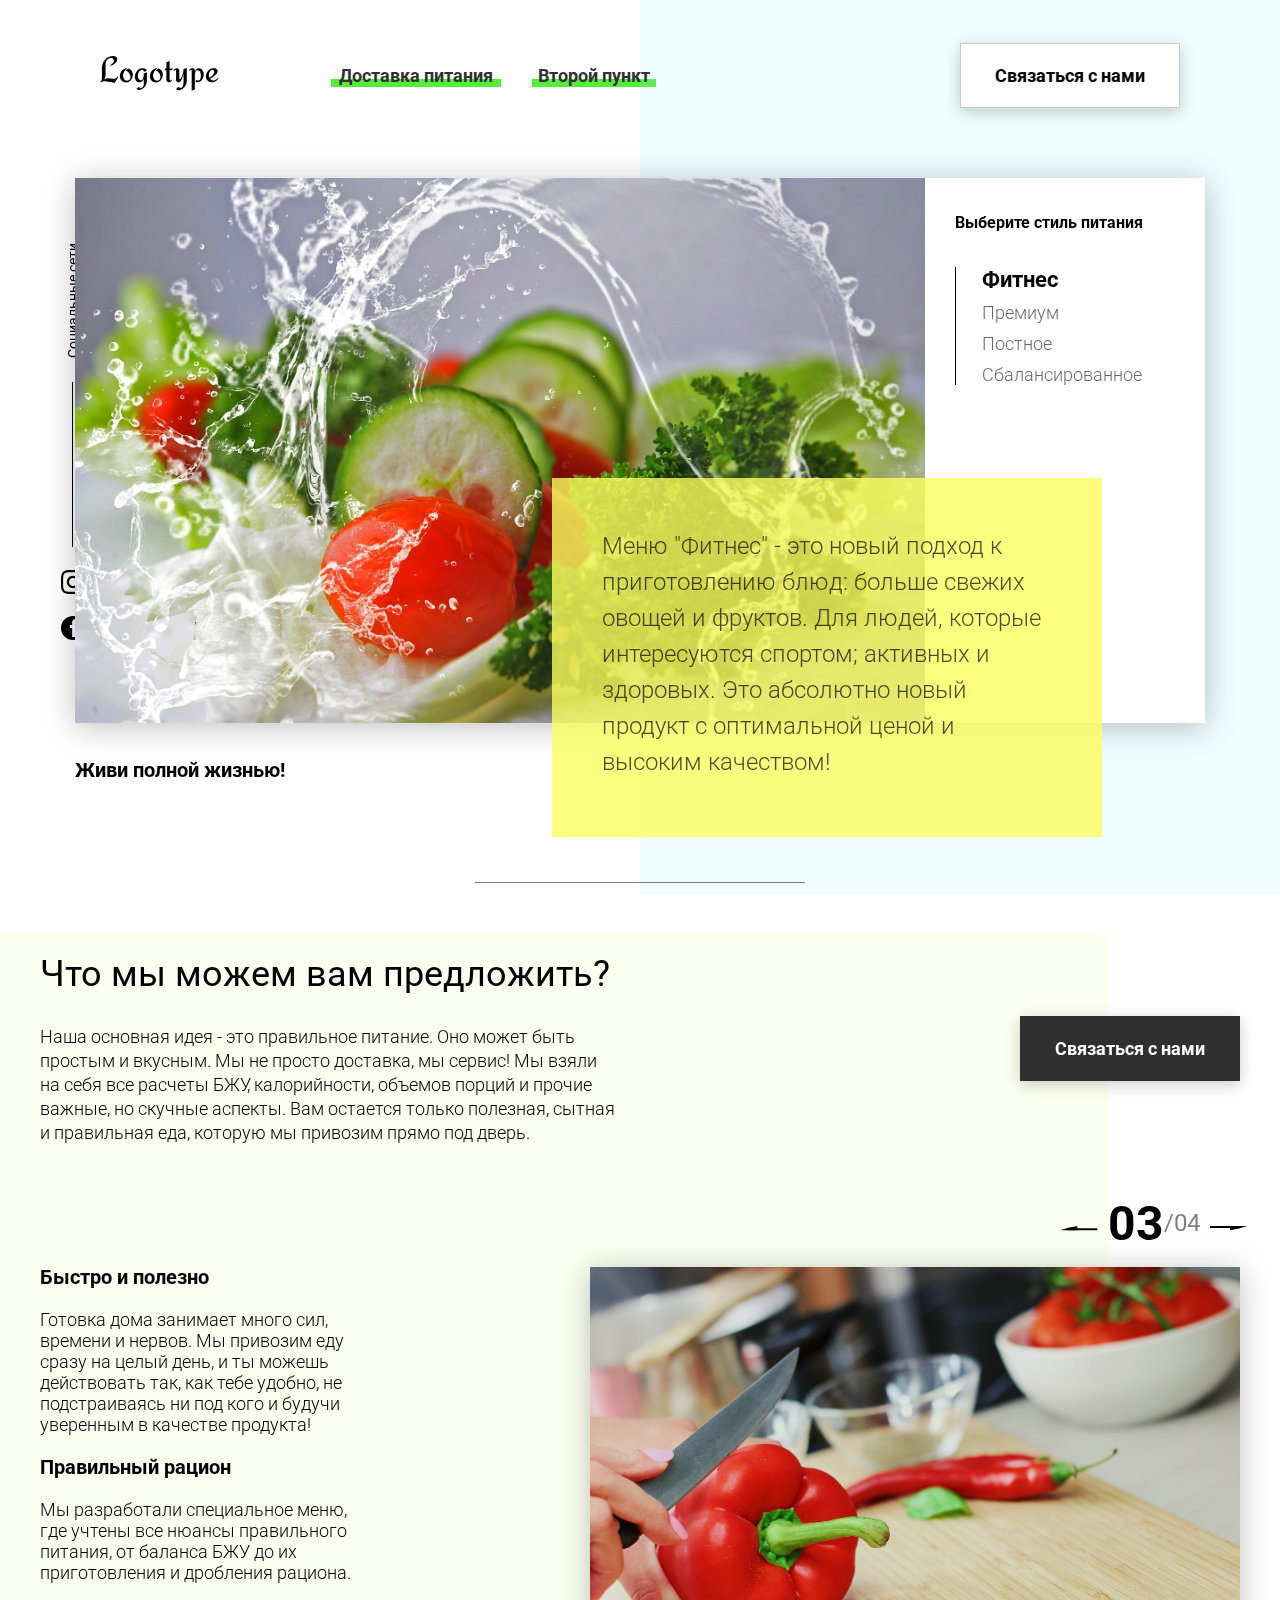
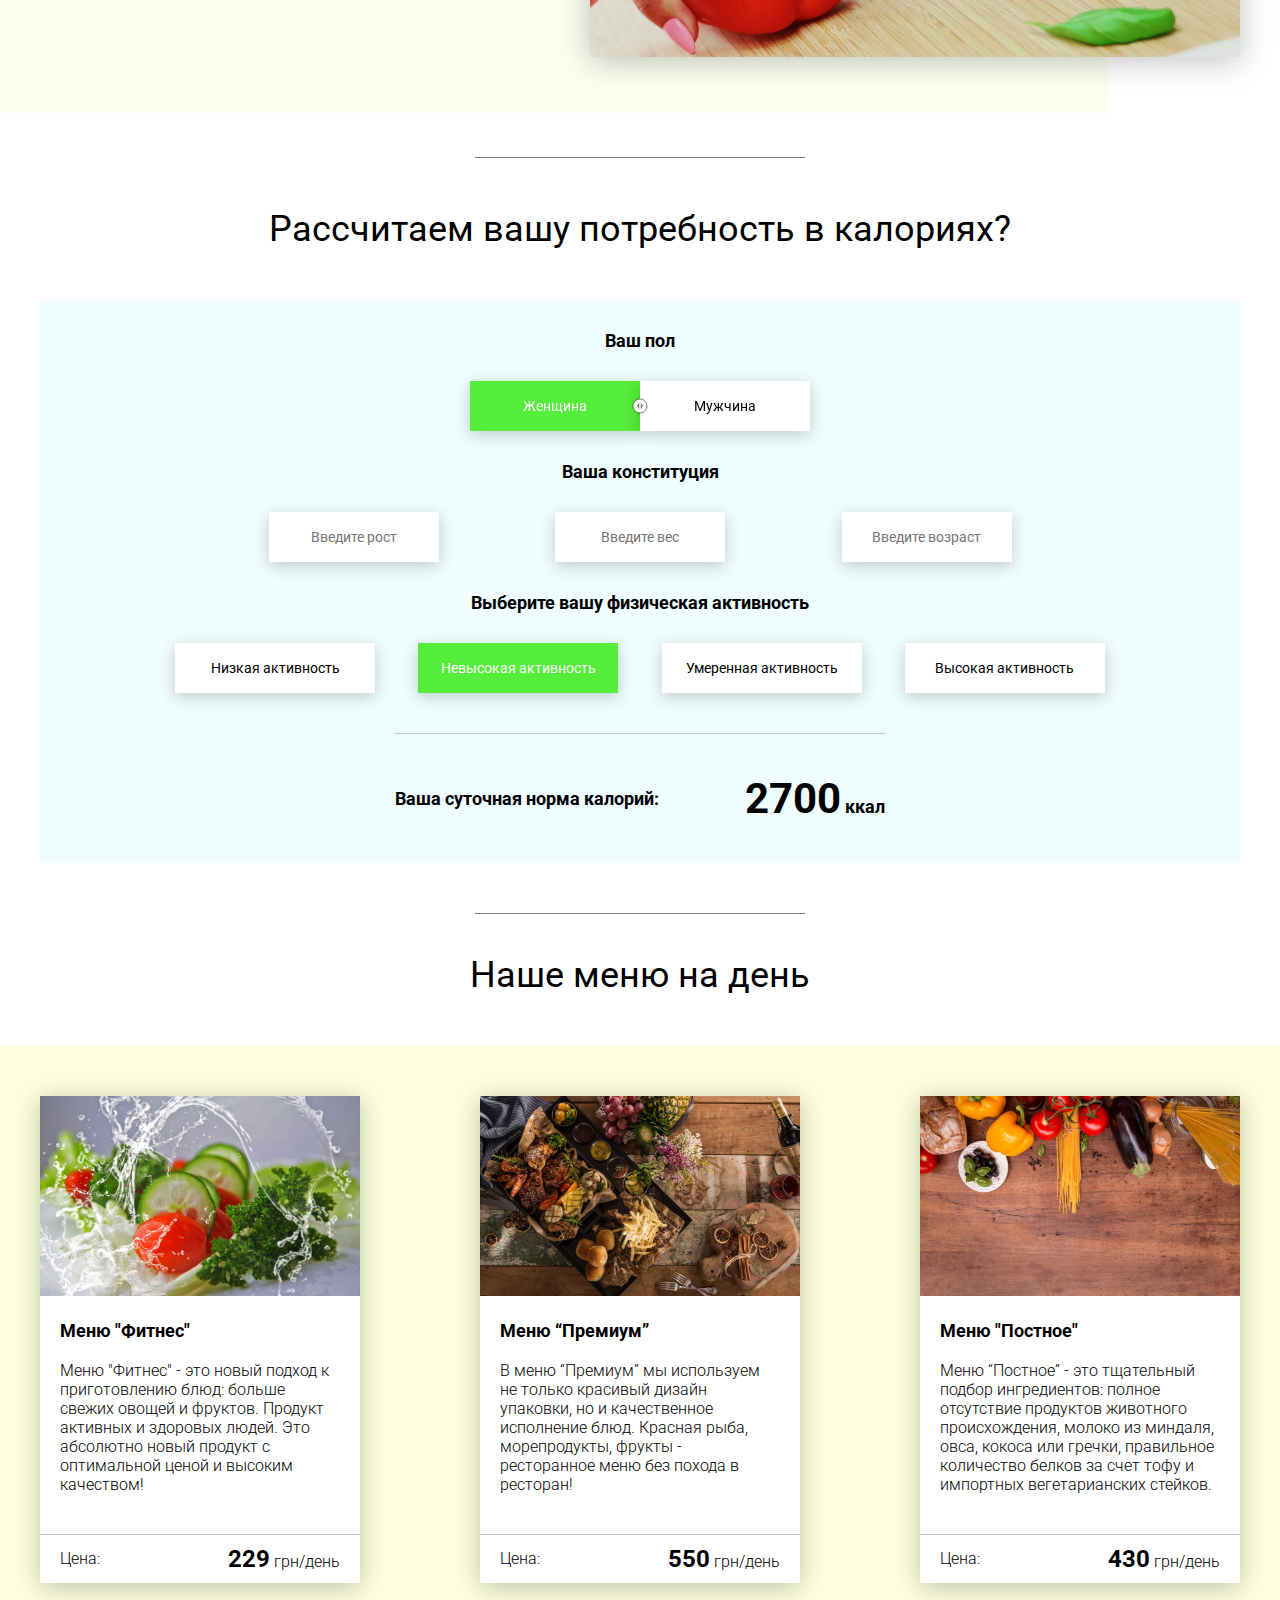
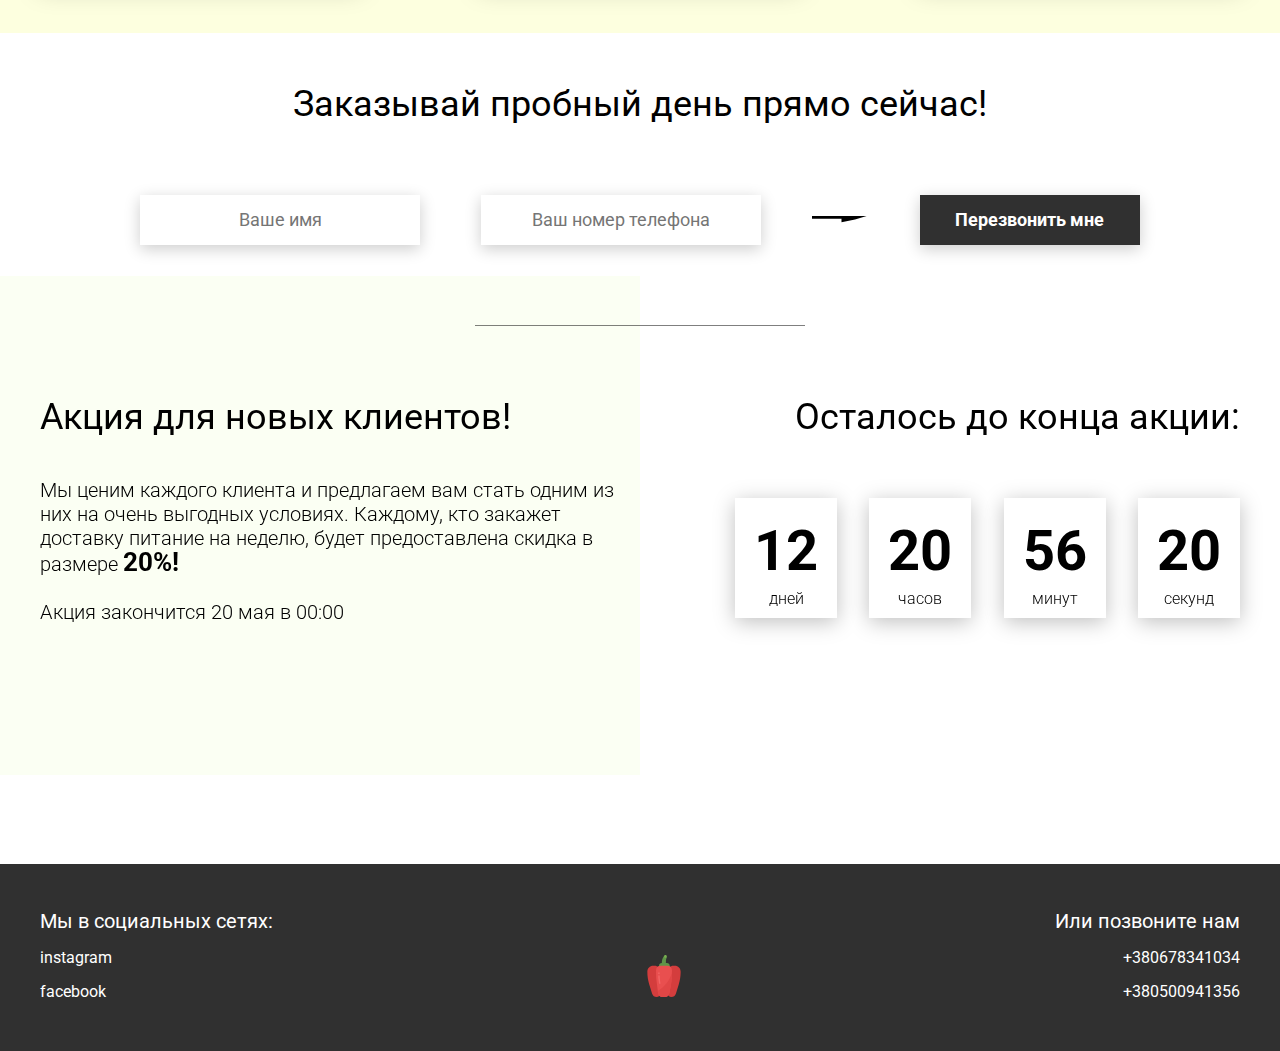
<file: 38/index.html>
<!DOCTYPE html>
<html lang="en">
<head>
    <meta charset="UTF-8">
    <meta name="viewport" content="width=device-width, initial-scale=1.0">
    <title>Food</title>
    <link rel="stylesheet" href="css/style.css">
</head>
<body>
    <header class="header">
        <div class="header__left-block">
            <div class="header__logo">
                <img src="icons/logo.svg" alt="Логотип">
            </div>
            <nav class="header__links">
                <a href="#" class="header__link">Доставка питания</a>
                <a href="#" class="header__link">Второй пункт</a>
            </nav>
        </div>
        <div class="header__right-block">
            <button class="btn btn_white">Связаться с нами</button>
        </div>
    </header>
    <div class="sidepanel">
        <div class="sidepanel__text"><span>Социальные сети</span></div>
        <div class="sidepanel__divider"></div>
        <a href="#" class="sidepanel__icon">
            <img src="icons/instagram.svg" alt="instagram">
        </a>
        <a href="#" class="sidepanel__icon">
            <img src="icons/facebook.svg" alt="facebook">
        </a>
    </div>

    <div class="preview">
        <div class="bgc_blue"></div>
        <div class="container">
            <div class="tabcontainer">
                <div class="tabcontent">
                    <img src="img/tabs/vegy.jpg" alt="vegy">
                    <div class="tabcontent__descr">
                        Меню "Фитнес" - это новый подход к приготовлению блюд: больше свежих овощей и фруктов. Для людей, которые интересуются спортом; активных и здоровых. Это абсолютно новый продукт с оптимальной ценой и высоким качеством!
                    </div>
                </div>
                 <div class="tabcontent">
                    <img src="img/tabs/elite.jpg" alt="elite">
                    <div class="tabcontent__descr">
                        Меню “Премиум” - мы используем не только красивый дизайн упаковки, но и качественное исполнение блюд. Красная рыба, морепродукты, фрукты - ресторанное меню без похода в ресторан!
                    </div>
                </div>
                <div class="tabcontent">
                    <img src="img/tabs/post.jpg" alt="post">
                    <div class="tabcontent__descr">
                        Наше специальное “Постное меню” - это тщательный подбор ингредиентов: полное отсутствие продуктов животного происхождения. Полная гармония с собой и природой в каждом элементе! Все будет Ом!
                    </div>
                </div>
                <div class="tabcontent">
                    <img src="img/tabs/vegy.jpg" alt="vegy">
                    <div class="tabcontent__descr">
                        Меню "Сбалансированное" - это соответствие вашего рациона всем научным рекомендациям. Мы тщательно просчитываем вашу потребность в к/б/ж/у и создаем лучшие блюда для вас.
                    </div>
                </div>
                <div class="tabheader">
                    <h3>Выберите стиль питания</h3>
                    <div class="tabheader__items">
                        <div class="tabheader__item tabheader__item_active">Фитнес</div>
                        <div class="tabheader__item">Премиум</div>
                        <div class="tabheader__item">Постное</div>
                        <div class="tabheader__item">Сбалансированное</div>
                    </div>
                </div>
            </div>
            <div class="preview__life">Живи полной жизнью!</div>
        </div>
    </div>

    <div class="divider"></div>

    <div class="offer">
        <div class="bgc_y"></div>
        <div class="container">
            <div class="offer__text">
                <h2 class="title">Что мы можем вам предложить?</h2>
                <div class="offer__descr">
                    Наша основная идея - это правильное питание. Оно может быть простым и вкусным. Мы не просто доставка, мы сервис! Мы взяли на себя все расчеты БЖУ, калорийности, объемов порций и прочие важные, но скучные аспекты. Вам остается только полезная, сытная и правильная еда, которую мы привозим прямо под дверь.
                </div>
            </div>
            <div class="offer__action">
                <button class="btn btn_dark">Связаться с нами</button>
            </div>
        </div>
        <div class="container">
            <div class="offer__advantages">
                <h2>Быстро и полезно</h2>
                <div class="offer__advantages-text">
                    Готовка дома занимает много сил, времени и нервов. Мы привозим еду сразу на целый день, и ты можешь действовать так, как тебе удобно, не подстраиваясь ни под кого и будучи уверенным в качестве продукта!
                </div>
                <h2>Правильный рацион</h2>
                <div class="offer__advantages-text">
                    Мы разработали специальное меню, где учтены все нюансы правильного питания, от баланса БЖУ до их приготовления и дробления рациона.
                </div>
            </div>
            <div class="offer__slider">
                <div class="offer__slider-counter">
                    <div class="offer__slider-prev">
                        <img src="icons/left.svg" alt="prev">
                    </div>
                    <span id="current">03</span>
                    /
                    <span id="total">04</span>
                    <div class="offer__slider-next">
                        <img src="icons/right.svg" alt="next">
                    </div>
                </div>
                <div class="offer__slider-wrapper">
                    <div class="offer__slide">
                        <img src="img/slider/pepper.jpg" alt="pepper">
                    </div>
                    <!-- <div class="offer__slide">
                        <img src="img/slider/food-12.jpg" alt="food">
                    </div>
                    <div class="offer__slide">
                        <img src="img/slider/olive-oil.jpg" alt="oil">
                    </div>
                    <div class="offer__slide">
                        <img src="img/slider/paprika.jpg" alt="paprika">
                    </div> -->
                </div>
            </div>
        </div>
    </div>

    <div class="divider"></div>

    <div class="calculating">
        <div class="container">
            <h2 class="title">Рассчитаем вашу потребность в калориях?
            </h2>
            <div class="calculating__field">
                <div class="calculating__subtitle">
                    Ваш пол
                </div>
                <div class="calculating__choose" id="gender">
                    <div class="calculating__choose-item calculating__choose-item_active">Женщина</div>
                    <div class="calculating__choose-item">Мужчина</div>
                </div>

                <div class="calculating__subtitle">
                    Ваша конституция
                </div>
                <div class="calculating__choose calculating__choose_medium">
                    <input type="text" id="height" placeholder="Введите рост" class="calculating__choose-item">
                    <input type="text" id="weight" placeholder="Введите вес"  class="calculating__choose-item">
                    <input type="text" id="age" placeholder="Введите возраст" class="calculating__choose-item">
                </div>

                <div class="calculating__subtitle">
                    Выберите вашу физическая активность
                </div>
                <div class="calculating__choose calculating__choose_big">
                    <div id="low" class="calculating__choose-item">Низкая активность </div>
                    <div id="small"  class="calculating__choose-item calculating__choose-item_active">Невысокая активность</div>
                    <div id="medium" class="calculating__choose-item">Умеренная активность</div>
                    <div id="high" class="calculating__choose-item">Высокая активность</div>
                </div>

                <div class="calculating__divider"></div>

                <div class="calculating__total">
                    <div class="calculating__subtitle">
                        Ваша суточная норма калорий:
                    </div>
                    <div class="calculating__result">
                        <span>2700</span> ккал
                    </div>
                </div>
            </div>
        </div>
    </div>

    <div class="divider"></div>

    <div class="menu">
        <h2 class="title">Наше меню на день</h2>

        <div class="menu__field">
            <div class="container">
                <div class="menu__item">
                    <img src="img/tabs/vegy.jpg" alt="vegy">
                    <h3 class="menu__item-subtitle">Меню "Фитнес"</h3>
                    <div class="menu__item-descr">Меню "Фитнес" - это новый подход к приготовлению блюд: больше свежих овощей и фруктов. Продукт активных и здоровых людей. Это абсолютно новый продукт с оптимальной ценой и высоким качеством!</div>
                    <div class="menu__item-divider"></div>
                    <div class="menu__item-price">
                        <div class="menu__item-cost">Цена:</div>
                        <div class="menu__item-total"><span>229</span> грн/день</div>
                    </div>
                </div>
                <div class="menu__item">
                    <img src="img/tabs/elite.jpg" alt="elite">
                    <h3 class="menu__item-subtitle">Меню “Премиум”</h3>
                    <div class="menu__item-descr">В меню “Премиум” мы используем не только красивый дизайн упаковки, но и качественное исполнение блюд. Красная рыба, морепродукты, фрукты - ресторанное меню без похода в ресторан!</div>
                    <div class="menu__item-divider"></div>
                    <div class="menu__item-price">
                        <div class="menu__item-cost">Цена:</div>
                        <div class="menu__item-total"><span>550</span> грн/день</div>
                    </div>
                </div>
                <div class="menu__item">
                    <img src="img/tabs/post.jpg" alt="post">
                    <h3 class="menu__item-subtitle">Меню "Постное"</h3>
                    <div class="menu__item-descr">Меню “Постное” - это тщательный подбор ингредиентов: полное отсутствие продуктов животного происхождения, молоко из миндаля, овса, кокоса или гречки, правильное количество белков за счет тофу и импортных вегетарианских стейков. </div>
                    <div class="menu__item-divider"></div>
                    <div class="menu__item-price">
                        <div class="menu__item-cost">Цена:</div>
                        <div class="menu__item-total"><span>430</span> грн/день</div>
                    </div>
                </div>
            </div>
        </div>
    </div>

    <div class="order">
        <div class="container">
            <div class="title">Заказывай пробный день прямо сейчас!</div>
            <form action="#" class="order__form">
                <input required placeholder="Ваше имя" name="name" type="text" class="order__input">
                <input required placeholder="Ваш номер телефона" name="phone" type="phone" class="order__input">
                <img src="icons/right.svg" alt="right">
                <button class="btn btn_dark btn_min">Перезвонить мне</button>
            </form>
        </div>
    </div>

    <div class="divider"></div>

    <div class="promotion">
        <div class="bgc_y"></div>
        <div class="container">
            <div class="promotion__text">
                <div class="title">Акция для новых клиентов!</div>
                <div class="promotion__descr">
                    Мы ценим каждого клиента и предлагаем вам стать одним из них на очень выгодных условиях. 
                    Каждому, кто закажет доставку питание на неделю, будет предоставлена скидка в размере <span>20%!</span>
                    <br><br>
                    Акция закончится 20 мая в 00:00
                </div>
            </div>
            <div class="promotion__timer">
                <div class="title">Осталось до конца акции:</div>
                <div class="timer">
                    <div class="timer__block">
                        <span id="days">12</span>
                        дней
                    </div>
                    <div class="timer__block">
                        <span id="hours">20</span>
                        часов
                    </div>
                    <div class="timer__block">
                        <span id="minutes">56</span>
                        минут
                    </div>
                    <div class="timer__block">
                        <span id="seconds">20</span>
                        секунд
                    </div>
                </div>
            </div>
        </div>
    </div>

    <footer class="footer">
        <div class="container">
            <div class="social">
                <div class="subtitle">Мы в социальных сетях:</div>
                <a href="#" class="link">instagram</a>
                <a href="#" class="link">facebook</a>
            </div>
            <div class="pepper">
                <img src="icons/veg.svg" alt="pepper">
            </div>
            <div class="call">
                <div class="subtitle">Или позвоните нам</div>
                <a href="#" class="link">+380678341034</a>
                <a href="#" class="link">+380500941356</a>
            </div>
        </div>
    </footer>

    <div class="modal">
        <div class="modal__dialog">
            <div class="modal__content">
                <form action="#">
                    <div class="modal__close">&times;</div>
                    <div class="modal__title">Мы свяжемся с вами как можно быстрее!</div>
                    <input required placeholder="Ваше имя" name="name" type="text" class="modal__input">
                    <input required placeholder="Ваш номер телефона" name="phone" type="phone" class="modal__input">
                    <button class="btn btn_dark btn_min">Перезвонить мне</button>
                </form>
            </div>
        </div>
    </div>
    <script src="js/script.js"></script>
</body>
</html>
</file>
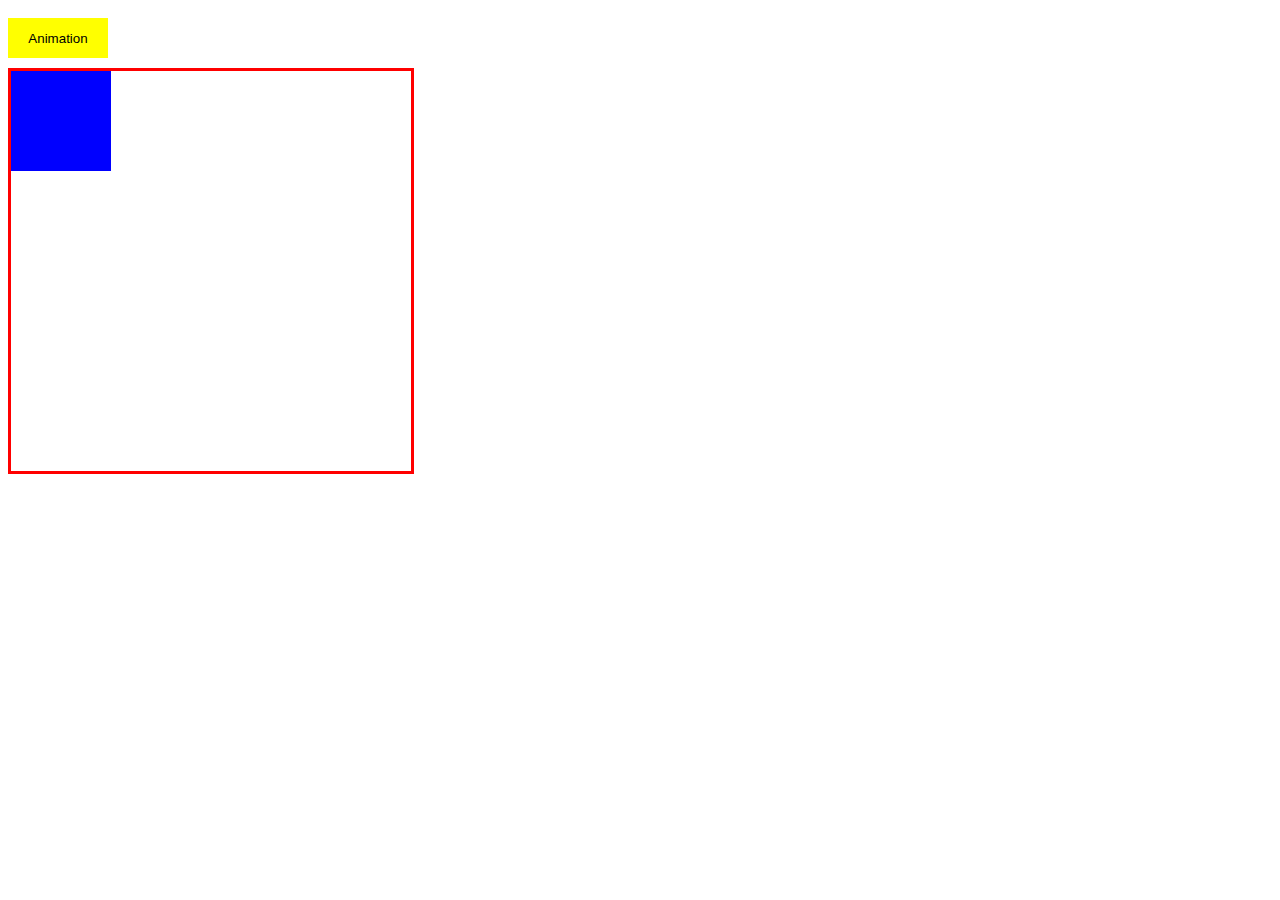
<file: 39/index.html>
<!DOCTYPE html>
<html lang="ru">
  <head>
    <meta charset="utf-8">
    <meta http-equiv="X-UA-Compatible" content="IE=edge">
   	<title>Java Script</title>
   	<link rel="stylesheet" href="styles.css">
  </head>
  <body>
    <button class="btn">Animation</button>
    <div class="wrapper">
        <div class="box"></div>
    </div>

	<script src="script.js"></script>
  </body>
</html>
</file>
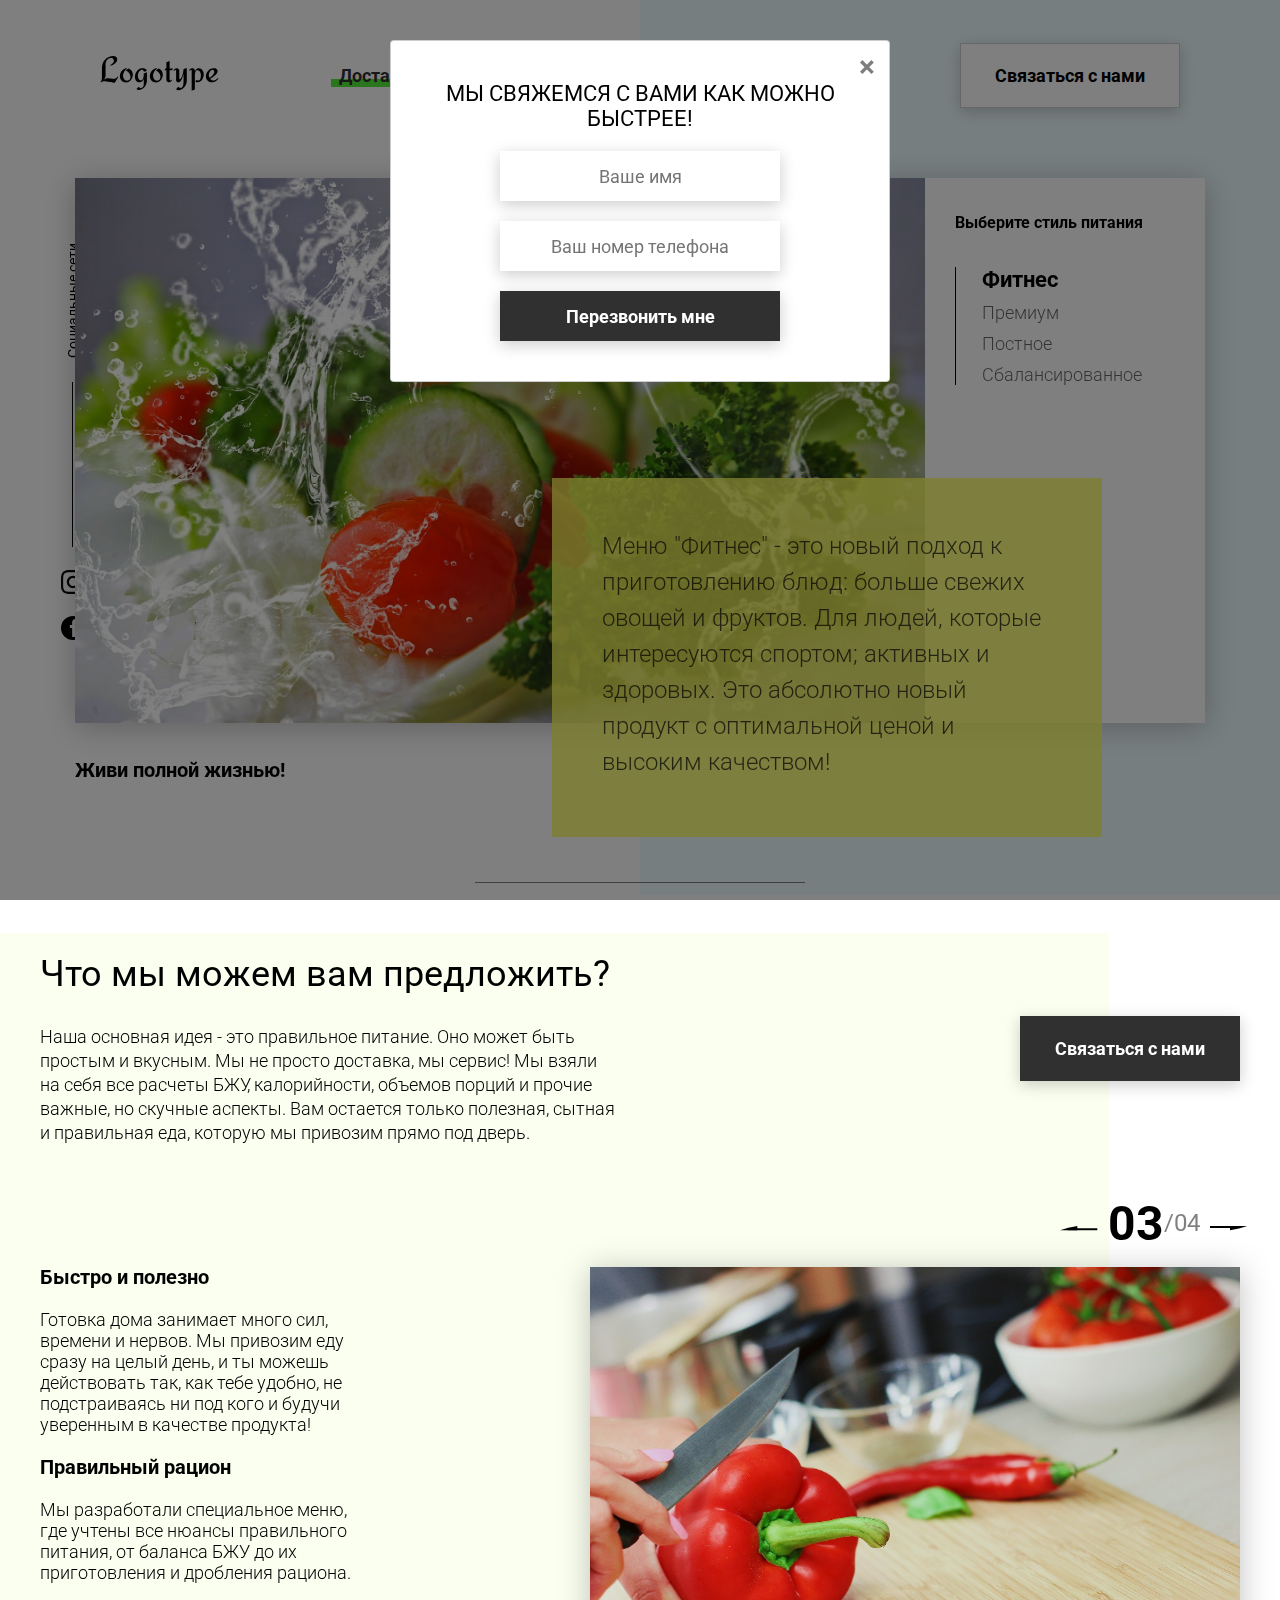
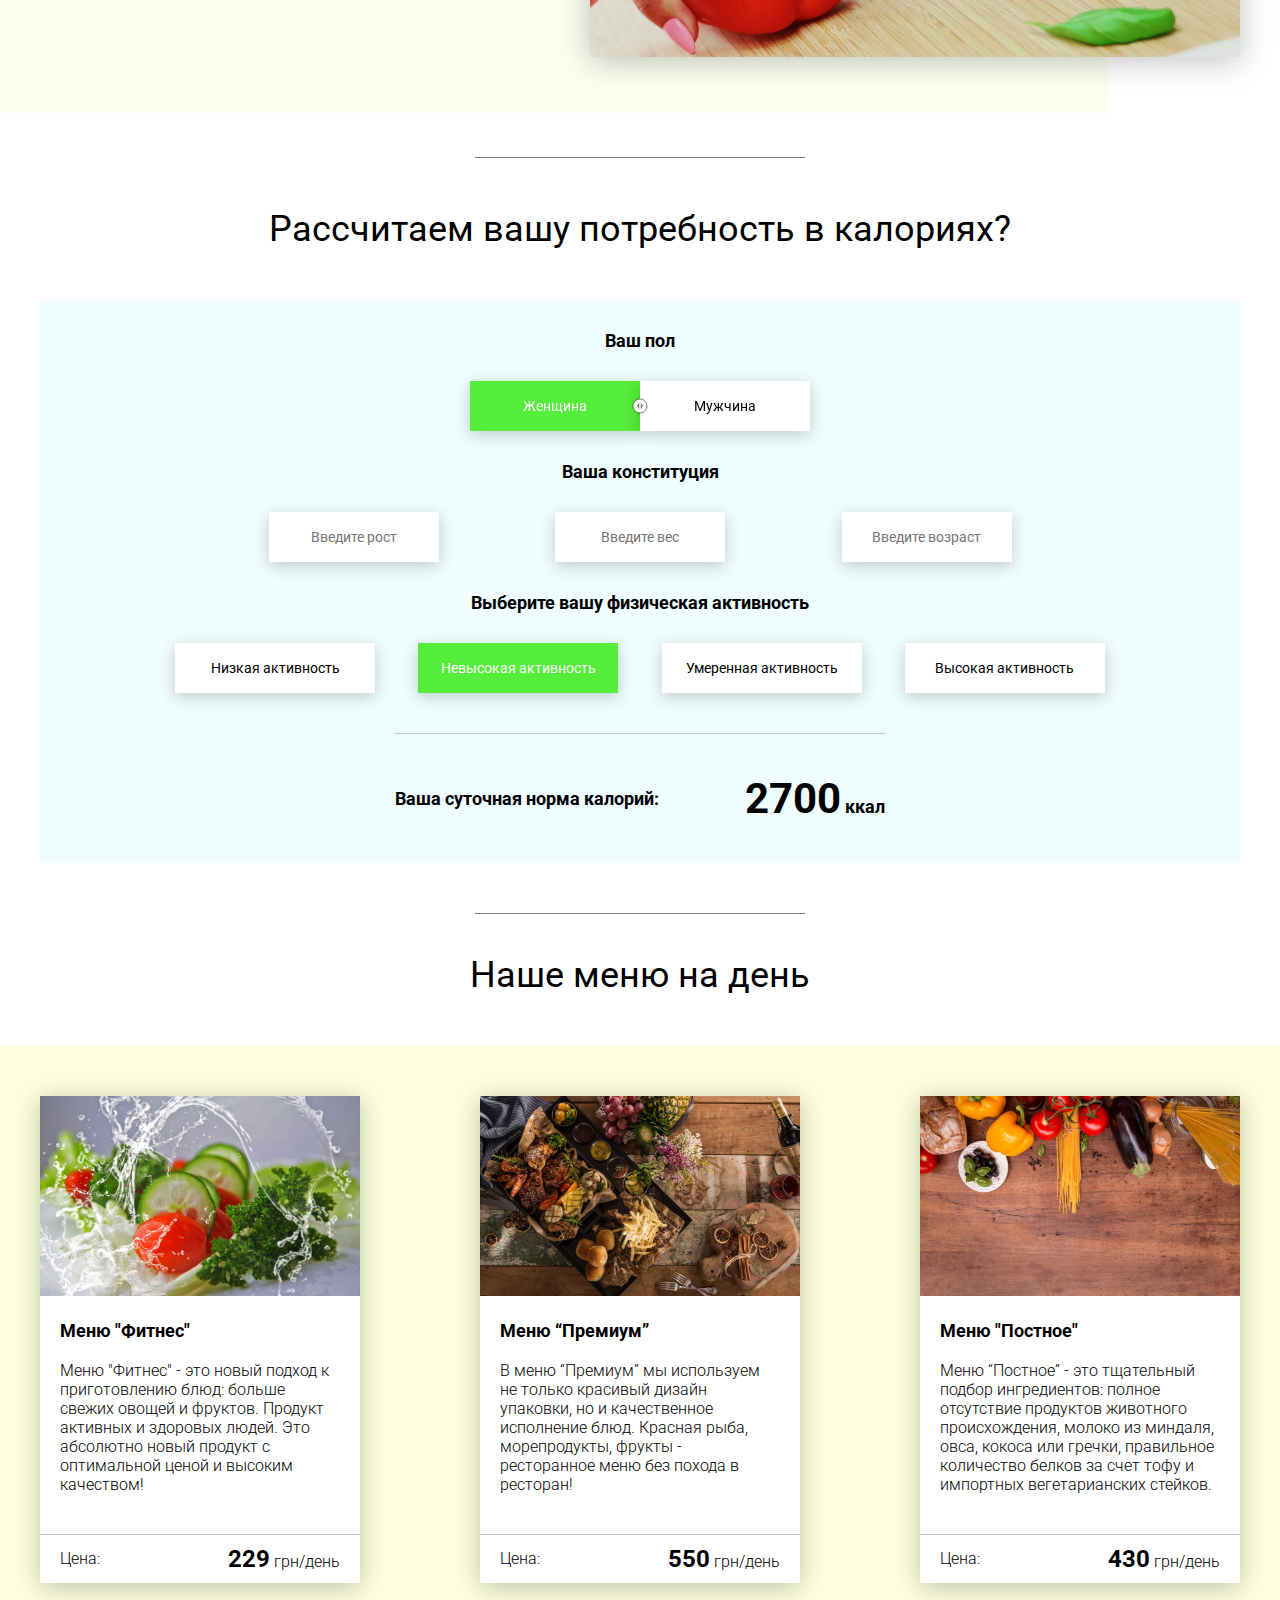
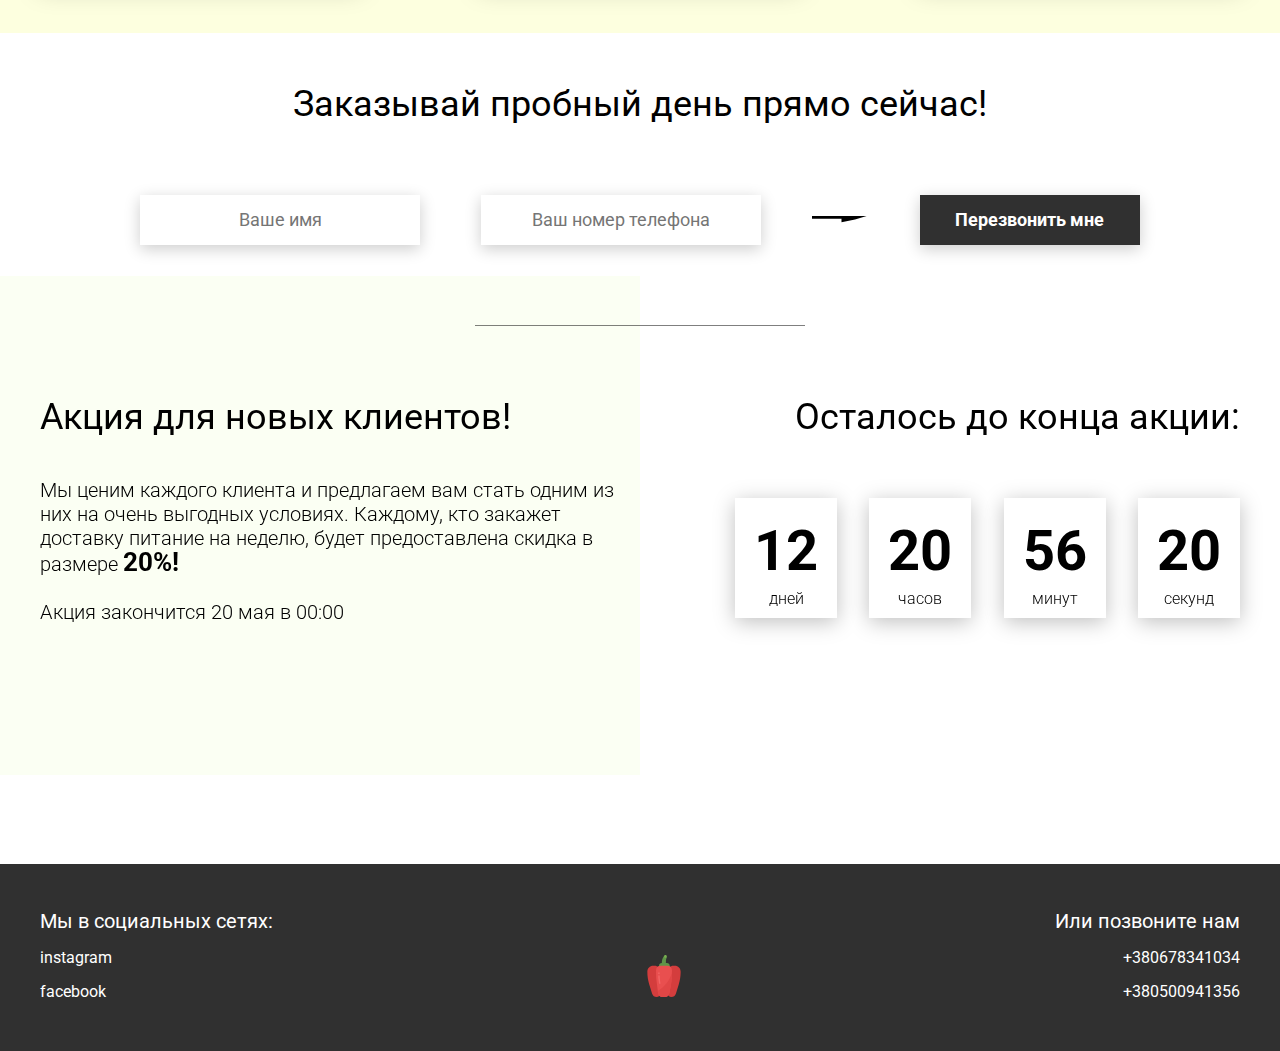
<file: 43/index.html>
<!DOCTYPE html>
<html lang="en">
<head>
    <meta charset="UTF-8">
    <meta name="viewport" content="width=device-width, initial-scale=1.0">
    <title>Food</title>
    <link rel="stylesheet" href="css/style.css">
</head>
<body>
    <header class="header">
        <div class="header__left-block">
            <div class="header__logo">
                <img src="icons/logo.svg" alt="Логотип">
            </div>
            <nav class="header__links">
                <a href="#" class="header__link">Доставка питания</a>
                <a href="#" class="header__link">Второй пункт</a>
            </nav>
        </div>
        <div class="header__right-block">
            <button data-model class="btn btn_white">Связаться с нами</button>
        </div>
    </header>
    <div class="sidepanel">
        <div class="sidepanel__text"><span>Социальные сети</span></div>
        <div class="sidepanel__divider"></div>
        <a href="#" class="sidepanel__icon">
            <img src="icons/instagram.svg" alt="instagram">
        </a>
        <a href="#" class="sidepanel__icon">
            <img src="icons/facebook.svg" alt="facebook">
        </a>
    </div>

    <div class="preview">
        <div class="bgc_blue"></div>
        <div class="container">
            <div class="tabcontainer">
                <div class="tabcontent">
                    <img src="img/tabs/vegy.jpg" alt="vegy">
                    <div class="tabcontent__descr">
                        Меню "Фитнес" - это новый подход к приготовлению блюд: больше свежих овощей и фруктов. Для людей, которые интересуются спортом; активных и здоровых. Это абсолютно новый продукт с оптимальной ценой и высоким качеством!
                    </div>
                </div>
                 <div class="tabcontent">
                    <img src="img/tabs/elite.jpg" alt="elite">
                    <div class="tabcontent__descr">
                        Меню “Премиум” - мы используем не только красивый дизайн упаковки, но и качественное исполнение блюд. Красная рыба, морепродукты, фрукты - ресторанное меню без похода в ресторан!
                    </div>
                </div>
                <div class="tabcontent">
                    <img src="img/tabs/post.jpg" alt="post">
                    <div class="tabcontent__descr">
                        Наше специальное “Постное меню” - это тщательный подбор ингредиентов: полное отсутствие продуктов животного происхождения. Полная гармония с собой и природой в каждом элементе! Все будет Ом!
                    </div>
                </div>
                <div class="tabcontent">
                    <img src="img/tabs/vegy.jpg" alt="vegy">
                    <div class="tabcontent__descr">
                        Меню "Сбалансированное" - это соответствие вашего рациона всем научным рекомендациям. Мы тщательно просчитываем вашу потребность в к/б/ж/у и создаем лучшие блюда для вас.
                    </div>
                </div>
                <div class="tabheader">
                    <h3>Выберите стиль питания</h3>
                    <div class="tabheader__items">
                        <div class="tabheader__item tabheader__item_active">Фитнес</div>
                        <div class="tabheader__item">Премиум</div>
                        <div class="tabheader__item">Постное</div>
                        <div class="tabheader__item">Сбалансированное</div>
                    </div>
                </div>
            </div>
            <div class="preview__life">Живи полной жизнью!</div>
        </div>
    </div>

    <div class="divider"></div>

    <div class="offer">
        <div class="bgc_y"></div>
        <div class="container">
            <div class="offer__text">
                <h2 class="title">Что мы можем вам предложить?</h2>
                <div class="offer__descr">
                    Наша основная идея - это правильное питание. Оно может быть простым и вкусным. Мы не просто доставка, мы сервис! Мы взяли на себя все расчеты БЖУ, калорийности, объемов порций и прочие важные, но скучные аспекты. Вам остается только полезная, сытная и правильная еда, которую мы привозим прямо под дверь.
                </div>
            </div>
            <div class="offer__action">
                <button data-model class="btn btn_dark">Связаться с нами</button>
            </div>
        </div>
        <div class="container">
            <div class="offer__advantages">
                <h2>Быстро и полезно</h2>
                <div class="offer__advantages-text">
                    Готовка дома занимает много сил, времени и нервов. Мы привозим еду сразу на целый день, и ты можешь действовать так, как тебе удобно, не подстраиваясь ни под кого и будучи уверенным в качестве продукта!
                </div>
                <h2>Правильный рацион</h2>
                <div class="offer__advantages-text">
                    Мы разработали специальное меню, где учтены все нюансы правильного питания, от баланса БЖУ до их приготовления и дробления рациона.
                </div>
            </div>
            <div class="offer__slider">
                <div class="offer__slider-counter">
                    <div class="offer__slider-prev">
                        <img src="icons/left.svg" alt="prev">
                    </div>
                    <span id="current">03</span>
                    /
                    <span id="total">04</span>
                    <div class="offer__slider-next">
                        <img src="icons/right.svg" alt="next">
                    </div>
                </div>
                <div class="offer__slider-wrapper">
                    <div class="offer__slide">
                        <img src="img/slider/pepper.jpg" alt="pepper">
                    </div>
                    <!-- <div class="offer__slide">
                        <img src="img/slider/food-12.jpg" alt="food">
                    </div>
                    <div class="offer__slide">
                        <img src="img/slider/olive-oil.jpg" alt="oil">
                    </div>
                    <div class="offer__slide">
                        <img src="img/slider/paprika.jpg" alt="paprika">
                    </div> -->
                </div>
            </div>
        </div>
    </div>

    <div class="divider"></div>

    <div class="calculating">
        <div class="container">
            <h2 class="title">Рассчитаем вашу потребность в калориях?
            </h2>
            <div class="calculating__field">
                <div class="calculating__subtitle">
                    Ваш пол
                </div>
                <div class="calculating__choose" id="gender">
                    <div class="calculating__choose-item calculating__choose-item_active">Женщина</div>
                    <div class="calculating__choose-item">Мужчина</div>
                </div>

                <div class="calculating__subtitle">
                    Ваша конституция
                </div>
                <div class="calculating__choose calculating__choose_medium">
                    <input type="text" id="height" placeholder="Введите рост" class="calculating__choose-item">
                    <input type="text" id="weight" placeholder="Введите вес"  class="calculating__choose-item">
                    <input type="text" id="age" placeholder="Введите возраст" class="calculating__choose-item">
                </div>

                <div class="calculating__subtitle">
                    Выберите вашу физическая активность
                </div>
                <div class="calculating__choose calculating__choose_big">
                    <div id="low" class="calculating__choose-item">Низкая активность </div>
                    <div id="small"  class="calculating__choose-item calculating__choose-item_active">Невысокая активность</div>
                    <div id="medium" class="calculating__choose-item">Умеренная активность</div>
                    <div id="high" class="calculating__choose-item">Высокая активность</div>
                </div>

                <div class="calculating__divider"></div>

                <div class="calculating__total">
                    <div class="calculating__subtitle">
                        Ваша суточная норма калорий:
                    </div>
                    <div class="calculating__result">
                        <span>2700</span> ккал
                    </div>
                </div>
            </div>
        </div>
    </div>

    <div class="divider"></div>

    <div class="menu">
        <h2 class="title">Наше меню на день</h2>

        <div class="menu__field">
            <div class="container">
                <div class="menu__item">
                    <img src="img/tabs/vegy.jpg" alt="vegy">
                    <h3 class="menu__item-subtitle">Меню "Фитнес"</h3>
                    <div class="menu__item-descr">Меню "Фитнес" - это новый подход к приготовлению блюд: больше свежих овощей и фруктов. Продукт активных и здоровых людей. Это абсолютно новый продукт с оптимальной ценой и высоким качеством!</div>
                    <div class="menu__item-divider"></div>
                    <div class="menu__item-price">
                        <div class="menu__item-cost">Цена:</div>
                        <div class="menu__item-total"><span>229</span> грн/день</div>
                    </div>
                </div>
                <div class="menu__item">
                    <img src="img/tabs/elite.jpg" alt="elite">
                    <h3 class="menu__item-subtitle">Меню “Премиум”</h3>
                    <div class="menu__item-descr">В меню “Премиум” мы используем не только красивый дизайн упаковки, но и качественное исполнение блюд. Красная рыба, морепродукты, фрукты - ресторанное меню без похода в ресторан!</div>
                    <div class="menu__item-divider"></div>
                    <div class="menu__item-price">
                        <div class="menu__item-cost">Цена:</div>
                        <div class="menu__item-total"><span>550</span> грн/день</div>
                    </div>
                </div>
                <div class="menu__item">
                    <img src="img/tabs/post.jpg" alt="post">
                    <h3 class="menu__item-subtitle">Меню "Постное"</h3>
                    <div class="menu__item-descr">Меню “Постное” - это тщательный подбор ингредиентов: полное отсутствие продуктов животного происхождения, молоко из миндаля, овса, кокоса или гречки, правильное количество белков за счет тофу и импортных вегетарианских стейков. </div>
                    <div class="menu__item-divider"></div>
                    <div class="menu__item-price">
                        <div class="menu__item-cost">Цена:</div>
                        <div class="menu__item-total"><span>430</span> грн/день</div>
                    </div>
                </div>
            </div>
        </div>
    </div>

    <div class="order">
        <div class="container">
            <div class="title">Заказывай пробный день прямо сейчас!</div>
            <form action="#" class="order__form">
                <input required placeholder="Ваше имя" name="name" type="text" class="order__input">
                <input required placeholder="Ваш номер телефона" name="phone" type="phone" class="order__input">
                <img src="icons/right.svg" alt="right">
                <button class="btn btn_dark btn_min">Перезвонить мне</button>
            </form>
        </div>
    </div>

    <div class="divider"></div>

    <div class="promotion">
        <div class="bgc_y"></div>
        <div class="container">
            <div class="promotion__text">
                <div class="title">Акция для новых клиентов!</div>
                <div class="promotion__descr">
                    Мы ценим каждого клиента и предлагаем вам стать одним из них на очень выгодных условиях. 
                    Каждому, кто закажет доставку питание на неделю, будет предоставлена скидка в размере <span>20%!</span>
                    <br><br>
                    Акция закончится 20 мая в 00:00
                </div>
            </div>
            <div class="promotion__timer">
                <div class="title">Осталось до конца акции:</div>
                <div class="timer">
                    <div class="timer__block">
                        <span id="days">12</span>
                        дней
                    </div>
                    <div class="timer__block">
                        <span id="hours">20</span>
                        часов
                    </div>
                    <div class="timer__block">
                        <span id="minutes">56</span>
                        минут
                    </div>
                    <div class="timer__block">
                        <span id="seconds">20</span>
                        секунд
                    </div>
                </div>
            </div>
        </div>
    </div>

    <footer class="footer">
        <div class="container">
            <div class="social">
                <div class="subtitle">Мы в социальных сетях:</div>
                <a href="#" class="link">instagram</a>
                <a href="#" class="link">facebook</a>
            </div>
            <div class="pepper">
                <img src="icons/veg.svg" alt="pepper">
            </div>
            <div class="call">
                <div class="subtitle">Или позвоните нам</div>
                <a href="#" class="link">+380678341034</a>
                <a href="#" class="link">+380500941356</a>
            </div>
        </div>
    </footer>

    <div class="modal show">
        <div class="modal__dialog">
            <div  class="modal__content">
                <form action="#">
                    <div data-close class="modal__close">&times;</div>
                    <div class="modal__title">Мы свяжемся с вами как можно быстрее!</div>
                    <input required placeholder="Ваше имя" name="name" type="text" class="modal__input">
                    <input required placeholder="Ваш номер телефона" name="phone" type="phone" class="modal__input">
                    <button class="btn btn_dark btn_min">Перезвонить мне</button>
                </form>
            </div>
        </div>
    </div>
    <script src="js/script.js"></script>
</body>
</html>
</file>
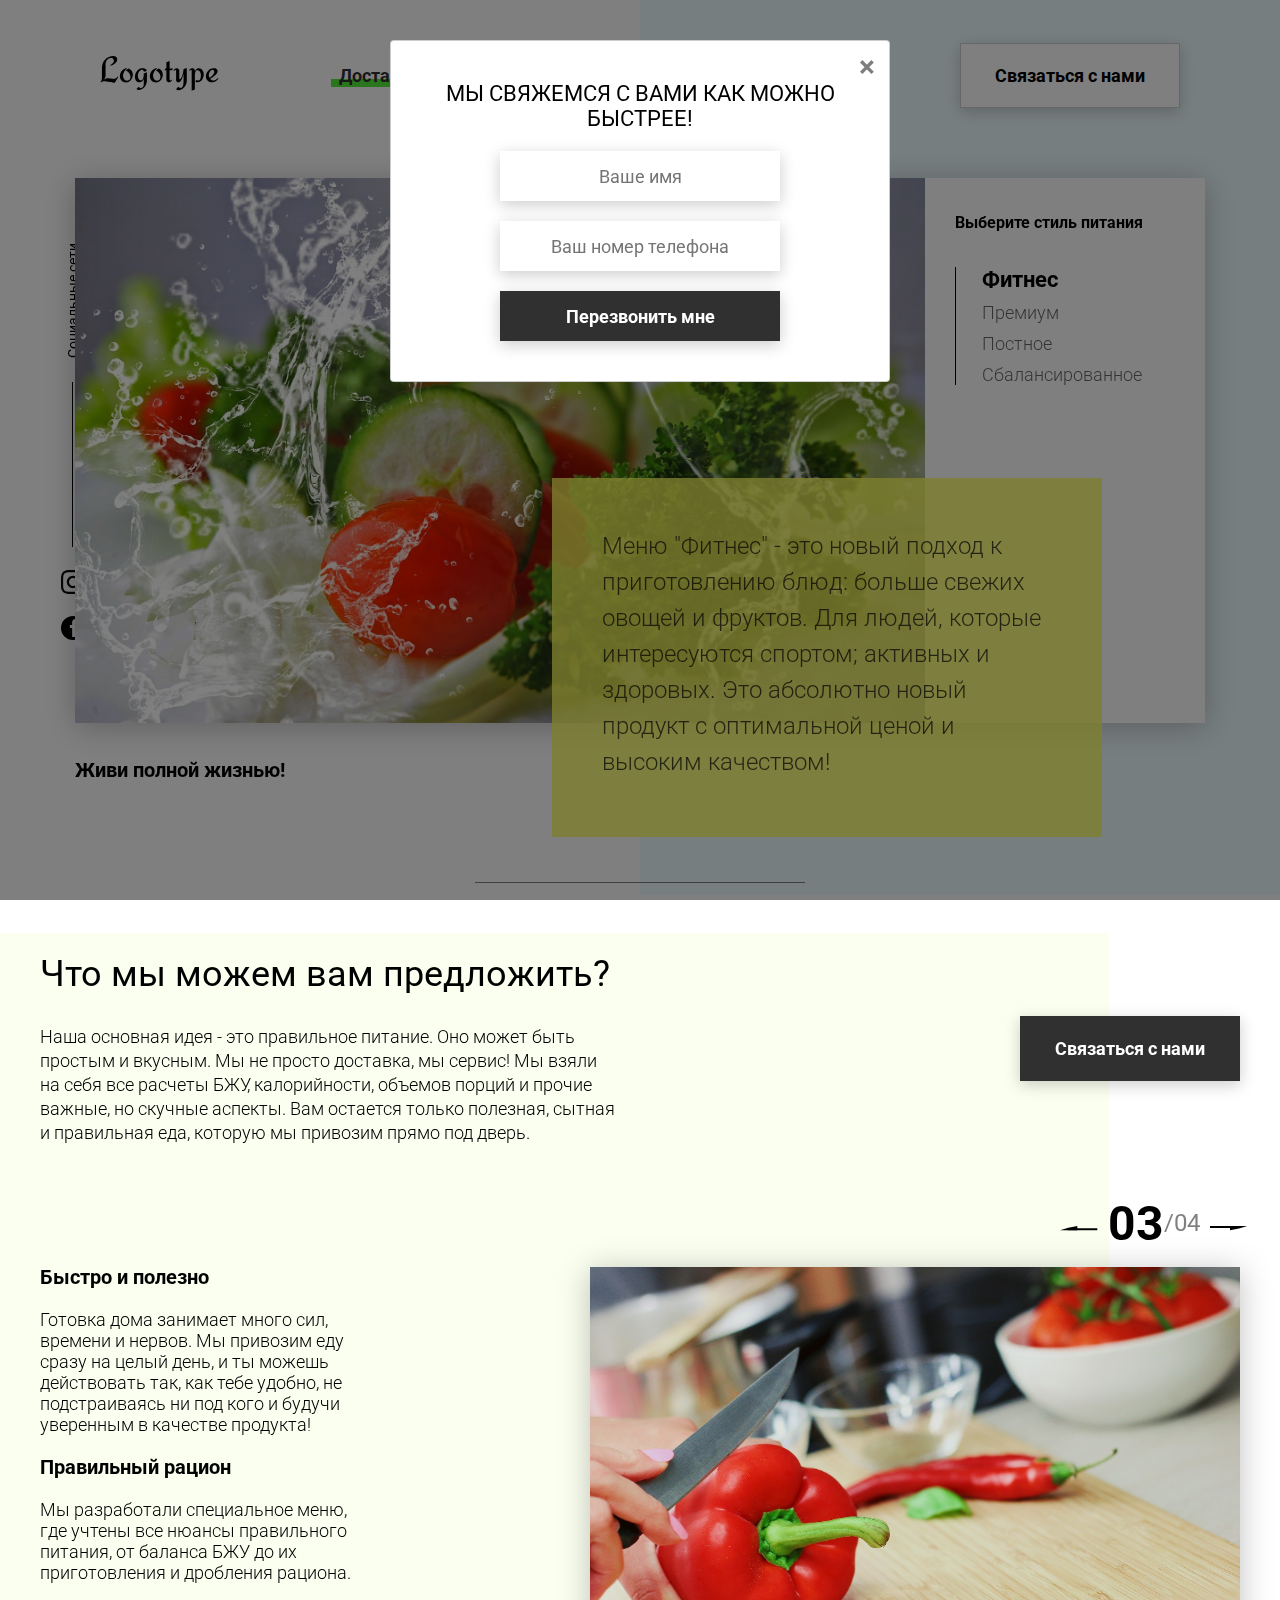
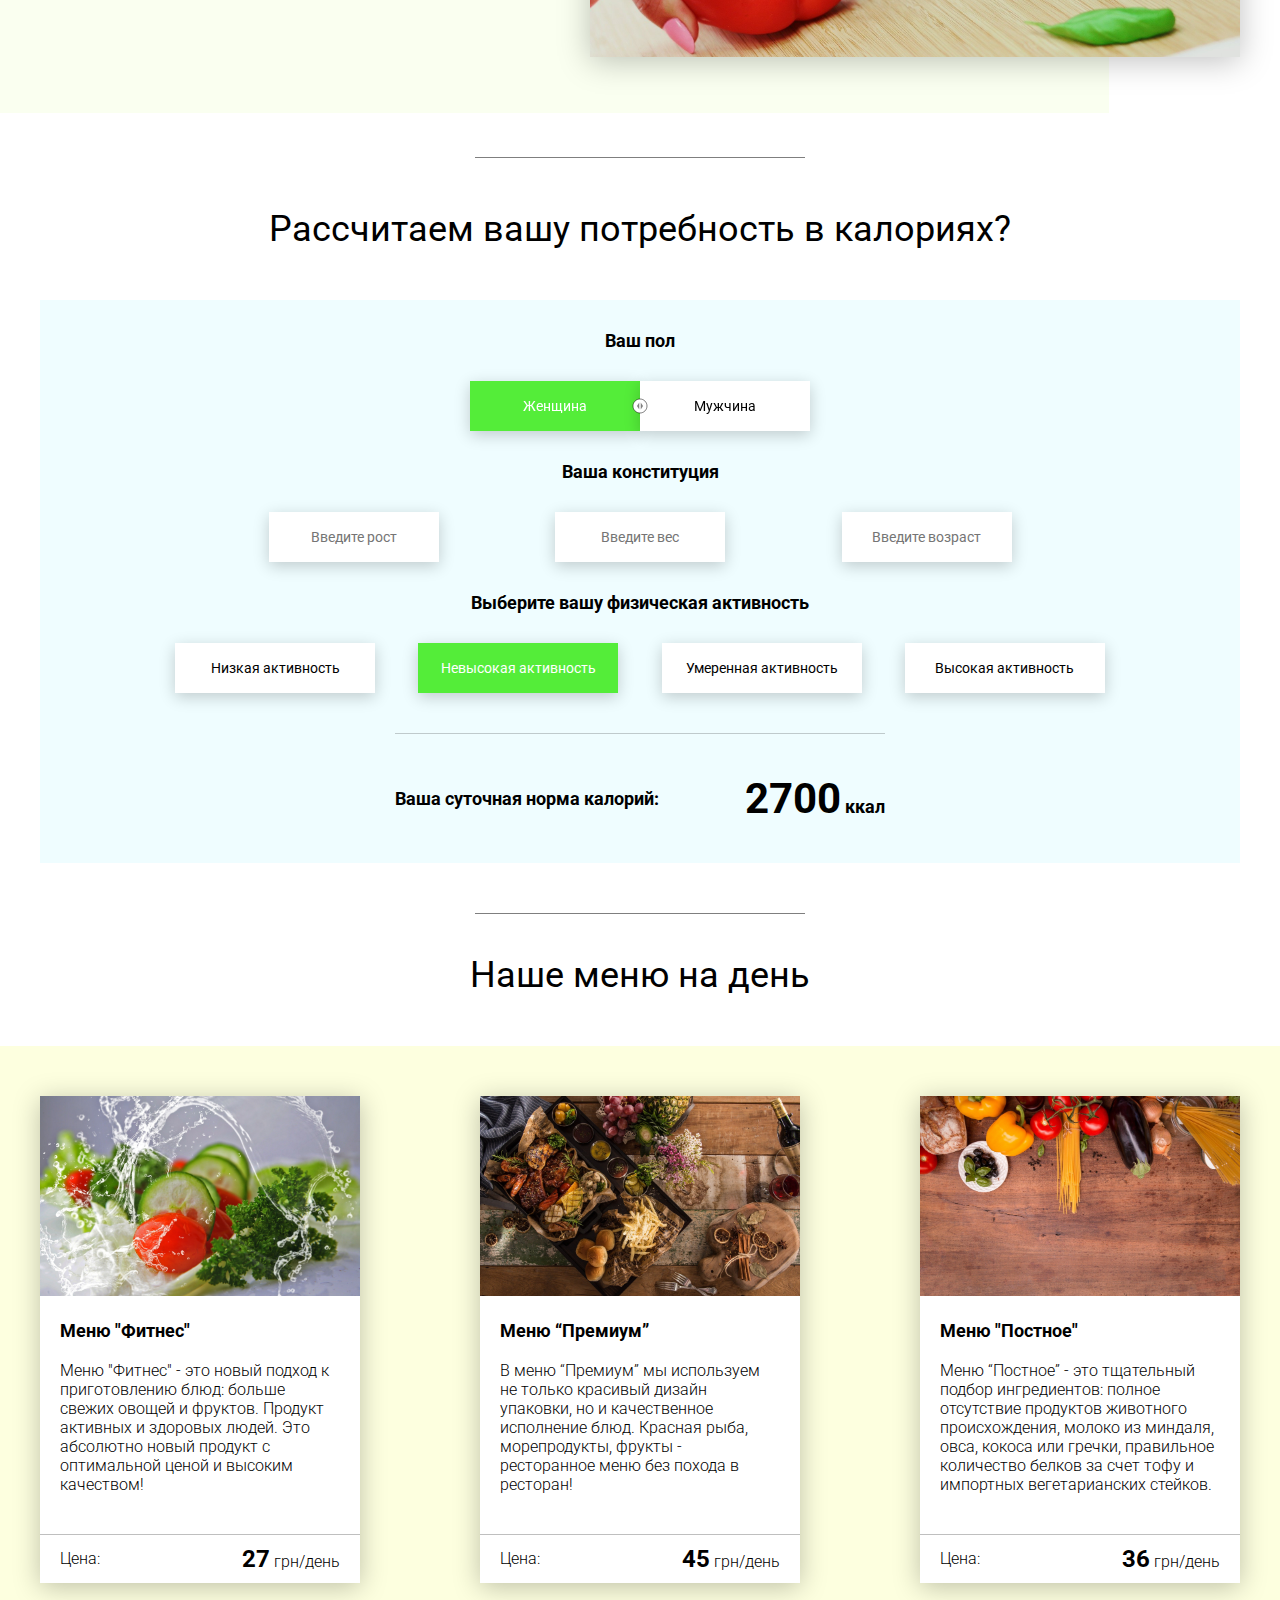
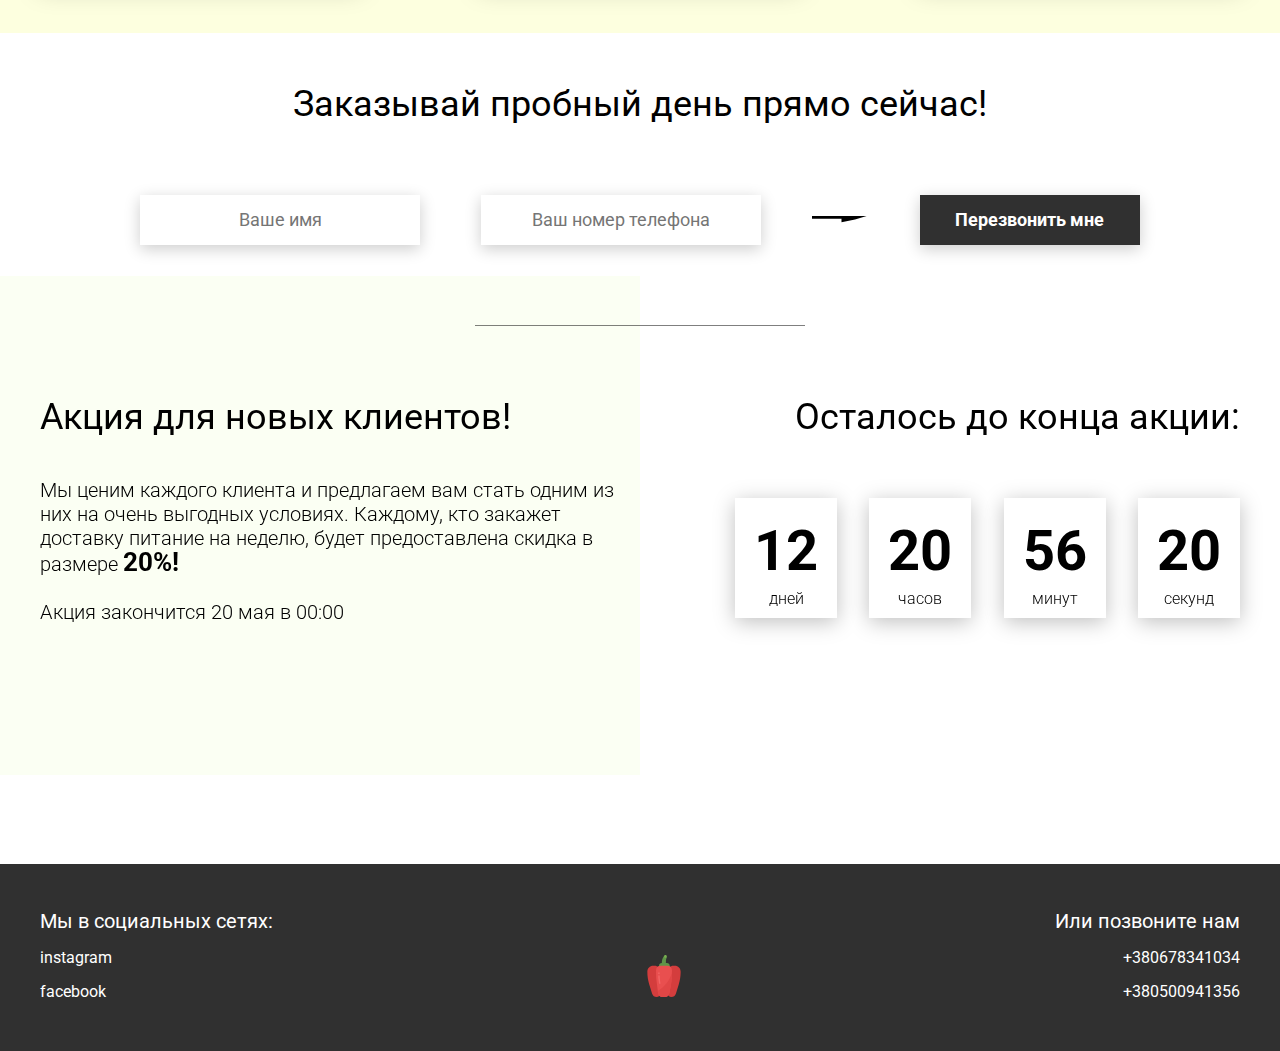
<file: 48/index.html>
<!DOCTYPE html>
<html lang="en">
<head>
    <meta charset="UTF-8">
    <meta name="viewport" content="width=device-width, initial-scale=1.0">
    <title>Food</title>
    <link rel="stylesheet" href="css/style.css">
</head>
<body>
    <header class="header">
        <div class="header__left-block">
            <div class="header__logo">
                <img src="icons/logo.svg" alt="Логотип">
            </div>
            <nav class="header__links">
                <a href="#" class="header__link">Доставка питания</a>
                <a href="#" class="header__link">Второй пункт</a>
            </nav>
        </div>
        <div class="header__right-block">
            <button data-model class="btn btn_white">Связаться с нами</button>
        </div>
    </header>
    <div class="sidepanel">
        <div class="sidepanel__text"><span>Социальные сети</span></div>
        <div class="sidepanel__divider"></div>
        <a href="#" class="sidepanel__icon">
            <img src="icons/instagram.svg" alt="instagram">
        </a>
        <a href="#" class="sidepanel__icon">
            <img src="icons/facebook.svg" alt="facebook">
        </a>
    </div>

    <div class="preview">
        <div class="bgc_blue"></div>
        <div class="container">
            <div class="tabcontainer">
                <div class="tabcontent">
                    <img src="img/tabs/vegy.jpg" alt="vegy">
                    <div class="tabcontent__descr">
                        Меню "Фитнес" - это новый подход к приготовлению блюд: больше свежих овощей и фруктов. Для людей, которые интересуются спортом; активных и здоровых. Это абсолютно новый продукт с оптимальной ценой и высоким качеством!
                    </div>
                </div>
                 <div class="tabcontent">
                    <img src="img/tabs/elite.jpg" alt="elite">
                    <div class="tabcontent__descr">
                        Меню “Премиум” - мы используем не только красивый дизайн упаковки, но и качественное исполнение блюд. Красная рыба, морепродукты, фрукты - ресторанное меню без похода в ресторан!
                    </div>
                </div>
                <div class="tabcontent">
                    <img src="img/tabs/post.jpg" alt="post">
                    <div class="tabcontent__descr">
                        Наше специальное “Постное меню” - это тщательный подбор ингредиентов: полное отсутствие продуктов животного происхождения. Полная гармония с собой и природой в каждом элементе! Все будет Ом!
                    </div>
                </div>
                <div class="tabcontent">
                    <img src="img/tabs/vegy.jpg" alt="vegy">
                    <div class="tabcontent__descr">
                        Меню "Сбалансированное" - это соответствие вашего рациона всем научным рекомендациям. Мы тщательно просчитываем вашу потребность в к/б/ж/у и создаем лучшие блюда для вас.
                    </div>
                </div>
                <div class="tabheader">
                    <h3>Выберите стиль питания</h3>
                    <div class="tabheader__items">
                        <div class="tabheader__item tabheader__item_active">Фитнес</div>
                        <div class="tabheader__item">Премиум</div>
                        <div class="tabheader__item">Постное</div>
                        <div class="tabheader__item">Сбалансированное</div>
                    </div>
                </div>
            </div>
            <div class="preview__life">Живи полной жизнью!</div>
        </div>
    </div>

    <div class="divider"></div>

    <div class="offer">
        <div class="bgc_y"></div>
        <div class="container">
            <div class="offer__text">
                <h2 class="title">Что мы можем вам предложить?</h2>
                <div class="offer__descr">
                    Наша основная идея - это правильное питание. Оно может быть простым и вкусным. Мы не просто доставка, мы сервис! Мы взяли на себя все расчеты БЖУ, калорийности, объемов порций и прочие важные, но скучные аспекты. Вам остается только полезная, сытная и правильная еда, которую мы привозим прямо под дверь.
                </div>
            </div>
            <div class="offer__action">
                <button data-model class="btn btn_dark">Связаться с нами</button>
            </div>
        </div>
        <div class="container">
            <div class="offer__advantages">
                <h2>Быстро и полезно</h2>
                <div class="offer__advantages-text">
                    Готовка дома занимает много сил, времени и нервов. Мы привозим еду сразу на целый день, и ты можешь действовать так, как тебе удобно, не подстраиваясь ни под кого и будучи уверенным в качестве продукта!
                </div>
                <h2>Правильный рацион</h2>
                <div class="offer__advantages-text">
                    Мы разработали специальное меню, где учтены все нюансы правильного питания, от баланса БЖУ до их приготовления и дробления рациона.
                </div>
            </div>
            <div class="offer__slider">
                <div class="offer__slider-counter">
                    <div class="offer__slider-prev">
                        <img src="icons/left.svg" alt="prev">
                    </div>
                    <span id="current">03</span>
                    /
                    <span id="total">04</span>
                    <div class="offer__slider-next">
                        <img src="icons/right.svg" alt="next">
                    </div>
                </div>
                <div class="offer__slider-wrapper">
                    <div class="offer__slide">
                        <img src="img/slider/pepper.jpg" alt="pepper">
                    </div>
                    <!-- <div class="offer__slide">
                        <img src="img/slider/food-12.jpg" alt="food">
                    </div>
                    <div class="offer__slide">
                        <img src="img/slider/olive-oil.jpg" alt="oil">
                    </div>
                    <div class="offer__slide">
                        <img src="img/slider/paprika.jpg" alt="paprika">
                    </div> -->
                </div>
            </div>
        </div>
    </div>

    <div class="divider"></div>

    <div class="calculating">
        <div class="container">
            <h2 class="title">Рассчитаем вашу потребность в калориях?
            </h2>
            <div class="calculating__field">
                <div class="calculating__subtitle">
                    Ваш пол
                </div>
                <div class="calculating__choose" id="gender">
                    <div class="calculating__choose-item calculating__choose-item_active">Женщина</div>
                    <div class="calculating__choose-item">Мужчина</div>
                </div>

                <div class="calculating__subtitle">
                    Ваша конституция
                </div>
                <div class="calculating__choose calculating__choose_medium">
                    <input type="text" id="height" placeholder="Введите рост" class="calculating__choose-item">
                    <input type="text" id="weight" placeholder="Введите вес"  class="calculating__choose-item">
                    <input type="text" id="age" placeholder="Введите возраст" class="calculating__choose-item">
                </div>

                <div class="calculating__subtitle">
                    Выберите вашу физическая активность
                </div>
                <div class="calculating__choose calculating__choose_big">
                    <div id="low" class="calculating__choose-item">Низкая активность </div>
                    <div id="small"  class="calculating__choose-item calculating__choose-item_active">Невысокая активность</div>
                    <div id="medium" class="calculating__choose-item">Умеренная активность</div>
                    <div id="high" class="calculating__choose-item">Высокая активность</div>
                </div>

                <div class="calculating__divider"></div>

                <div class="calculating__total">
                    <div class="calculating__subtitle">
                        Ваша суточная норма калорий:
                    </div>
                    <div class="calculating__result">
                        <span>2700</span> ккал
                    </div>
                </div>
            </div>
        </div>
    </div>

    <div class="divider"></div>

    <div class="menu">
        <h2 class="title">Наше меню на день</h2>

        <div class="menu__field">
            <div class="container">
<!--                <div class="menu__item">-->
<!--                    <img src="img/tabs/vegy.jpg" alt="vegy">-->
<!--                    <h3 class="menu__item-subtitle">Меню "Фитнес"</h3>-->
<!--                    <div class="menu__item-descr">Меню "Фитнес" - это новый подход к приготовлению блюд: больше свежих овощей и фруктов. Продукт активных и здоровых людей. Это абсолютно новый продукт с оптимальной ценой и высоким качеством!</div>-->
<!--                    <div class="menu__item-divider"></div>-->
<!--                    <div class="menu__item-price">-->
<!--                        <div class="menu__item-cost">Цена:</div>-->
<!--                        <div class="menu__item-total"><span>229</span> грн/день</div>-->
<!--                    </div>-->
<!--                </div>-->
<!--                <div class="menu__item">-->
<!--                    <img src="img/tabs/elite.jpg" alt="elite">-->
<!--                    <h3 class="menu__item-subtitle">Меню “Премиум”</h3>-->
<!--                    <div class="menu__item-descr">В меню “Премиум” мы используем не только красивый дизайн упаковки, но и качественное исполнение блюд. Красная рыба, морепродукты, фрукты - ресторанное меню без похода в ресторан!</div>-->
<!--                    <div class="menu__item-divider"></div>-->
<!--                    <div class="menu__item-price">-->
<!--                        <div class="menu__item-cost">Цена:</div>-->
<!--                        <div class="menu__item-total"><span>550</span> грн/день</div>-->
<!--                    </div>-->
<!--                </div>-->
<!--                <div class="menu__item">-->
<!--                    <img src="img/tabs/post.jpg" alt="post">-->
<!--                    <h3 class="menu__item-subtitle">Меню "Постное"</h3>-->
<!--                    <div class="menu__item-descr">Меню “Постное” - это тщательный подбор ингредиентов: полное отсутствие продуктов животного происхождения, молоко из миндаля, овса, кокоса или гречки, правильное количество белков за счет тофу и импортных вегетарианских стейков. </div>-->
<!--                    <div class="menu__item-divider"></div>-->
<!--                    <div class="menu__item-price">-->
<!--                        <div class="menu__item-cost">Цена:</div>-->
<!--                        <div class="menu__item-total"><span>430</span> грн/день</div>-->
<!--                    </div>-->
<!--                </div>-->
            </div>
        </div>
    </div>

    <div class="order">
        <div class="container">
            <div class="title">Заказывай пробный день прямо сейчас!</div>
            <form action="#" class="order__form">
                <input required placeholder="Ваше имя" name="name" type="text" class="order__input">
                <input required placeholder="Ваш номер телефона" name="phone" type="phone" class="order__input">
                <img src="icons/right.svg" alt="right">
                <button class="btn btn_dark btn_min">Перезвонить мне</button>
            </form>
        </div>
    </div>

    <div class="divider"></div>

    <div class="promotion">
        <div class="bgc_y"></div>
        <div class="container">
            <div class="promotion__text">
                <div class="title">Акция для новых клиентов!</div>
                <div class="promotion__descr">
                    Мы ценим каждого клиента и предлагаем вам стать одним из них на очень выгодных условиях. 
                    Каждому, кто закажет доставку питание на неделю, будет предоставлена скидка в размере <span>20%!</span>
                    <br><br>
                    Акция закончится 20 мая в 00:00
                </div>
            </div>
            <div class="promotion__timer">
                <div class="title">Осталось до конца акции:</div>
                <div class="timer">
                    <div class="timer__block">
                        <span id="days">12</span>
                        дней
                    </div>
                    <div class="timer__block">
                        <span id="hours">20</span>
                        часов
                    </div>
                    <div class="timer__block">
                        <span id="minutes">56</span>
                        минут
                    </div>
                    <div class="timer__block">
                        <span id="seconds">20</span>
                        секунд
                    </div>
                </div>
            </div>
        </div>
    </div>

    <footer class="footer">
        <div class="container">
            <div class="social">
                <div class="subtitle">Мы в социальных сетях:</div>
                <a href="#" class="link">instagram</a>
                <a href="#" class="link">facebook</a>
            </div>
            <div class="pepper">
                <img src="icons/veg.svg" alt="pepper">
            </div>
            <div class="call">
                <div class="subtitle">Или позвоните нам</div>
                <a href="#" class="link">+380678341034</a>
                <a href="#" class="link">+380500941356</a>
            </div>
        </div>
    </footer>

    <div class="modal show">
        <div class="modal__dialog">
            <div  class="modal__content">
                <form action="#">
                    <div data-close class="modal__close">&times;</div>
                    <div class="modal__title">Мы свяжемся с вами как можно быстрее!</div>
                    <input required placeholder="Ваше имя" name="name" type="text" class="modal__input">
                    <input required placeholder="Ваш номер телефона" name="phone" type="phone" class="modal__input">
                    <button class="btn btn_dark btn_min">Перезвонить мне</button>
                </form>
            </div>
        </div>
    </div>
    <script src="js/script.js"></script>
</body>
</html>
</file>
<file: 38/css/style.css>
@import url(https://fonts.googleapis.com/css?family=Roboto:300,400,700&display=swap&subset=cyrillic-ext);*{box-sizing:border-box;margin:0;padding:0;font-family:Roboto,sans-serif}a{text-decoration:none}.btn{width:220px;height:65px;display:flex;justify-content:center;align-items:center;background-color:#fff;font-size:18px;font-weight:700;border:1px solid rgba(0,0,0,.2);box-shadow:0 4px 15px rgba(0,0,0,.2);cursor:pointer;transition:.3s all;outline:0}.btn_white{background-color:#fff}.btn_dark{background-color:#303030;color:#fff;border:none}.btn_min{height:50px}.btn:hover{box-shadow:0 4px 30px rgba(0,0,0,.3)}.container{max-width:1200px;margin:0 auto}.divider{width:330px;height:1px;margin:0 auto;background-color:rgba(0,0,0,.5)}.title{font-size:36px;font-weight:400}.header{display:flex;justify-content:space-between;align-items:center;height:150px;padding:0 100px}.header__left-block{display:flex;justify-content:space-between;min-width:550px}.header__logo{max-width:170px}.header__logo img{width:100%}.header__links{display:flex;align-items:center}.header__link{position:relative;margin-right:45px;font-weight:700;font-size:18px;color:#303030}.header__link:after{content:'';position:absolute;display:block;width:110%;left:-5%;bottom:-1px;z-index:-1;height:8px;background:#54ed39}.header__link:last-child{margin-right:0}.sidepanel{position:fixed;left:60px;top:240px;height:400px;width:25px;display:flex;flex-direction:column;justify-content:space-between;align-items:center}.sidepanel__text{width:120px;height:120px;font-size:14px}.sidepanel__text span{display:flex;transform:rotate(-90deg) translateX(-50px)}.sidepanel__divider{width:1px;height:165px;background-color:#000}.sidepanel__icon{width:24px;height:24px}.sidepanel__icon img{width:100%}.preview{padding:28px 0 100px 0;position:relative}.preview__life{font-weight:700;font-size:20px;margin-left:35px;margin-top:35px}.bgc_blue{position:absolute;right:0;top:-155px;width:50vw;height:900px;background:rgba(146,242,255,.15);z-index:-1}.tabcontainer{display:flex;width:1130px;margin:0 auto;box-shadow:0 4px 30px rgba(0,0,0,.25)}.tabcontent{width:850px;position:relative}.tabcontent img{width:100%;height:100%;object-fit:cover}.tabcontent__descr{position:absolute;top:300px;right:-177px;width:550px;height:359px;background:rgba(251,254,93,.8);padding:50px;font-size:24px;font-weight:300;line-height:36px;color:rgba(0,0,0,.7)}.tabheader{width:280px;padding:35px 30px;background-color:#fff}.tabheader h3{font-weight:700;font-size:16px}.tabheader__items{margin-top:35px;padding-left:26px;border-left:1px solid #000}.tabheader__item{font-weight:700;font-size:18px;font-weight:300;margin-top:10px;color:rgba(0,0,0,.6);cursor:pointer;transition:.3s all}.tabheader__item_active{color:#000;font-size:22px;font-weight:700}.offer{padding:70px 0 100px 0;position:relative}.offer .container{display:flex;justify-content:space-between}.offer .bgc_y{position:absolute;width:1109px;height:780px;background:rgba(243,255,222,.45);z-index:-1;top:50px}.offer__text{width:580px}.offer__descr{font-size:18px;margin-top:30px;font-weight:300;line-height:24px}.offer__action{display:flex;align-items:center;justify-content:flex-end}.offer__advantages{width:330px;margin-top:50px}.offer__advantages h2{font-weight:700;font-size:20px;margin-top:20px}.offer__advantages h2:first-child{margin-top:70px}.offer__advantages-text{margin-top:20px;font-size:18px;font-weight:300;line-height:21px}.offer__slider{width:650px;margin-top:50px;display:flex;flex-direction:column;align-items:flex-end}.offer__slider-counter{display:flex;width:180px;align-items:center;font-size:24px;color:rgba(0,0,0,.5)}.offer__slider-wrapper{width:100%;margin-top:15px;box-shadow:0 4px 30px rgba(0,0,0,.25)}.offer__slider-prev{margin-right:10px;cursor:pointer}.offer__slider-next{margin-left:10px;cursor:pointer}.offer__slider #current{font-size:48px;font-weight:700;color:#000}.offer__slide{width:100%;height:390px}.offer__slide img{width:100%;height:100%;object-fit:cover}.calculating{padding:50px 0}.calculating .title{text-align:center}.calculating__field{width:100%;margin-top:50px;background:rgba(146,242,255,.15);padding:30px 0 40px 0}.calculating__subtitle{text-align:center;font-size:18px;font-weight:700;margin-top:30px}.calculating__subtitle:first-child{margin-top:0}.calculating #gender:after{content:'';position:absolute;top:50%;transform:translateY(-50%);display:block;width:16px;height:16px;background:url(../icons/switch.svg) center center/cover no-repeat}.calculating__choose{position:relative;display:flex;margin-top:30px;justify-content:center}.calculating__choose-item{display:flex;align-items:center;justify-content:center;width:170px;height:50px;padding:0 10px;background:#fff;box-shadow:0 4px 15px rgba(0,0,0,.2);border:none;text-align:center;font-size:14px;cursor:pointer;outline:0;transition:.3s all}.calculating__choose-item_active{color:#fff;background-color:#54ed39}.calculating__choose_medium{width:743px;justify-content:space-between;margin:30px auto 0 auto}.calculating__choose_big{width:930px;justify-content:space-between;margin:30px auto 0 auto}.calculating__choose_big .calculating__choose-item{width:200px}.calculating__divider{width:490px;height:1px;margin:40px auto;background-color:rgba(0,0,0,.2)}.calculating__total{width:490px;margin:0 auto;display:flex;justify-content:space-between;align-items:center}.calculating__result{font-size:18px;font-weight:700}.calculating__result span{font-size:42px}.menu{padding:40px 0 50px 0}.menu .container{display:flex;justify-content:space-between;align-items:flex-start}.menu .title{text-align:center}.menu__field{margin-top:50px;padding:50px 0;width:100%;background:rgba(249,254,126,.25)}.menu__item{width:320px;min-height:450px;background:#fff;box-shadow:0 4px 25px rgba(0,0,0,.25);font-size:16px;font-weight:300}.menu__item img{width:100%;height:200px;object-fit:cover}.menu__item-subtitle{font-weight:700;font-size:18px;padding:0 20px;margin-top:20px}.menu__item-descr{margin-top:20px;padding:0 20px}.menu__item-divider{width:100%;height:1px;background-color:rgba(0,0,0,.25);margin-top:40px}.menu__item-price{display:flex;justify-content:space-between;align-items:center;padding:10px 20px}.menu__item-price span{font-size:24px;font-weight:700}.order{padding-bottom:80px}.order .title{text-align:center}.order__form{margin-top:70px;padding:0 100px;display:flex;justify-content:space-between;align-items:center}.order__form img{transform:scale(1.5)}.order__input{width:280px;height:50px;background:#fff;box-shadow:0 4px 15px rgba(0,0,0,.2);border:none;font-size:18px;text-align:center;padding:0 20px;outline:0}.promotion{padding:70px 0 240px 0;position:relative}.promotion .container{display:flex}.promotion .bgc_y{position:absolute;width:50%;height:499px;background:rgba(243,255,222,.35);z-index:-1;top:-50px;left:0}.promotion__text{width:50%}.promotion__descr{margin-top:40px;font-size:20px;line-height:24px;font-weight:300}.promotion__descr span{font-weight:700;font-size:26px}.promotion__timer{width:50%}.promotion__timer .title{text-align:right}.promotion__timer .timer{margin-top:60px;padding-left:95px;display:flex;justify-content:space-between;align-items:center}.promotion__timer .timer__block{width:102px;height:120px;background:#fff;box-shadow:0 4px 20px rgba(0,0,0,.25);font-size:16px;font-weight:300;text-align:center}.promotion__timer .timer__block span{display:block;margin-top:20px;margin-bottom:5px;font-size:56px;font-weight:700}.footer{min-height:180px;background-color:#303030;padding:45px 0 50px 0;color:#fff}.footer .container{height:100%;display:flex;justify-content:space-between;align-items:flex-end}.footer .subtitle{font-size:20px}.footer .link{display:block;margin-top:15px;font-size:16px;color:#fff}.footer .call{text-align:right}.modal{position:fixed;top:0;left:0;z-index:1050;display:none;width:100%;height:100%;overflow:hidden;background-color:rgba(0,0,0,.5)}.modal__dialog{max-width:500px;margin:40px auto}.modal__content{position:relative;width:100%;padding:40px;background-color:#fff;border:1px solid rgba(0,0,0,.2);border-radius:4px;max-height:80vh;overflow-y:auto}.modal__close{position:absolute;top:8px;right:14px;font-size:30px;color:#000;opacity:.5;font-weight:700;border:none;background-color:transparent;cursor:pointer}.modal__title{text-align:center;font-size:22px;text-transform:uppercase}.modal__input{display:block;margin:20px auto 20px auto;width:280px;height:50px;background:#fff;box-shadow:0 4px 15px rgba(0,0,0,.2);border:none;font-size:18px;text-align:center;padding:0 20px;outline:0}.modal .btn{display:block;width:280px;margin:0 auto} .show{display: block} .hide{display: none} .fade{animation-name: fade; animation-duration: 1.5s;}@keyframes  fade{from{opacity: 0.1;}to{opacity: 1;}} {
    
                                                                                                                                                                                                                                                                                                                                                                                                                                                                                                                                                                                                                                                                                                                                                                                                                                                                                                                                                                                                                                                                                                                                                                                                                                                                                                                                                                                                                                                                                                                                                                                                                                                                                                                                                                                                                                                                                                                                                                                                                                                                                                                                                                                                                                                                                                                                                                                                                                                                                                                                                                                                                                                                                                                                                                                                                                                                                                                                                                                                                                                                                                                                                                                                                                                                                                                                                                                                                                                                                                                                                                                                                                                                                                                                                                                                                                                                                                                                                                                                                                                                                                                                                                                                                                                                                                                                                                                                                                                                                                                                                                                                                                                                                                                                                                                                                                                                                                                                                                                                                                                                                                                                                                                                                                                                                                                                                                                                                                                                                                                                                                                                                                                                                                                                                                                                                                                                                                                                                                                                                                                                                                                                                                                                                                                                                                                                                                                                                                                                                                                                                                                                                                                                                                                                                                                                                                                                                                                                                                                                                                                                                                                                                                                                                                                                                                                                                                                                                                                                                                                                                                                                                                                                                                                                                                                                                                                                                                                                                                                                                                                                                                                                                                                                                                                                                                                                                                                                                                                                                                                                                                                                                                                                                                                                                                                                                                                                                                                                                                                                                           }
</file>
<file: 39/styles.css>
.box {
  position: absolute;
  width: 100px;
  height: 100px;
  background-color: blue;
}
.wrapper {
  position: relative;
  width: 400px;
  height: 400px;
  border: 3px solid red;
}
button {
  margin-bottom: 10px;
  margin-top: 10px;
  width: 100px;
  height: 40px;
  background-color: yellow;
  border: none;
}
</file>
<file: 43/css/style.css>
@import url(https://fonts.googleapis.com/css?family=Roboto:300,400,700&display=swap&subset=cyrillic-ext);*{box-sizing:border-box;margin:0;padding:0;font-family:Roboto,sans-serif}a{text-decoration:none}.btn{width:220px;height:65px;display:flex;justify-content:center;align-items:center;background-color:#fff;font-size:18px;font-weight:700;border:1px solid rgba(0,0,0,.2);box-shadow:0 4px 15px rgba(0,0,0,.2);cursor:pointer;transition:.3s all;outline:0}.btn_white{background-color:#fff}.btn_dark{background-color:#303030;color:#fff;border:none}.btn_min{height:50px}.btn:hover{box-shadow:0 4px 30px rgba(0,0,0,.3)}.container{max-width:1200px;margin:0 auto}.divider{width:330px;height:1px;margin:0 auto;background-color:rgba(0,0,0,.5)}.title{font-size:36px;font-weight:400}.header{display:flex;justify-content:space-between;align-items:center;height:150px;padding:0 100px}.header__left-block{display:flex;justify-content:space-between;min-width:550px}.header__logo{max-width:170px}.header__logo img{width:100%}.header__links{display:flex;align-items:center}.header__link{position:relative;margin-right:45px;font-weight:700;font-size:18px;color:#303030}.header__link:after{content:'';position:absolute;display:block;width:110%;left:-5%;bottom:-1px;z-index:-1;height:8px;background:#54ed39}.header__link:last-child{margin-right:0}.sidepanel{position:fixed;left:60px;top:240px;height:400px;width:25px;display:flex;flex-direction:column;justify-content:space-between;align-items:center}.sidepanel__text{width:120px;height:120px;font-size:14px}.sidepanel__text span{display:flex;transform:rotate(-90deg) translateX(-50px)}.sidepanel__divider{width:1px;height:165px;background-color:#000}.sidepanel__icon{width:24px;height:24px}.sidepanel__icon img{width:100%}.preview{padding:28px 0 100px 0;position:relative}.preview__life{font-weight:700;font-size:20px;margin-left:35px;margin-top:35px}.bgc_blue{position:absolute;right:0;top:-155px;width:50vw;height:900px;background:rgba(146,242,255,.15);z-index:-1}.tabcontainer{display:flex;width:1130px;margin:0 auto;box-shadow:0 4px 30px rgba(0,0,0,.25)}.tabcontent{width:850px;position:relative}.tabcontent img{width:100%;height:100%;object-fit:cover}.tabcontent__descr{position:absolute;top:300px;right:-177px;width:550px;height:359px;background:rgba(251,254,93,.8);padding:50px;font-size:24px;font-weight:300;line-height:36px;color:rgba(0,0,0,.7)}.tabheader{width:280px;padding:35px 30px;background-color:#fff}.tabheader h3{font-weight:700;font-size:16px}.tabheader__items{margin-top:35px;padding-left:26px;border-left:1px solid #000}.tabheader__item{font-weight:700;font-size:18px;font-weight:300;margin-top:10px;color:rgba(0,0,0,.6);cursor:pointer;transition:.3s all}.tabheader__item_active{color:#000;font-size:22px;font-weight:700}.offer{padding:70px 0 100px 0;position:relative}.offer .container{display:flex;justify-content:space-between}.offer .bgc_y{position:absolute;width:1109px;height:780px;background:rgba(243,255,222,.45);z-index:-1;top:50px}.offer__text{width:580px}.offer__descr{font-size:18px;margin-top:30px;font-weight:300;line-height:24px}.offer__action{display:flex;align-items:center;justify-content:flex-end}.offer__advantages{width:330px;margin-top:50px}.offer__advantages h2{font-weight:700;font-size:20px;margin-top:20px}.offer__advantages h2:first-child{margin-top:70px}.offer__advantages-text{margin-top:20px;font-size:18px;font-weight:300;line-height:21px}.offer__slider{width:650px;margin-top:50px;display:flex;flex-direction:column;align-items:flex-end}.offer__slider-counter{display:flex;width:180px;align-items:center;font-size:24px;color:rgba(0,0,0,.5)}.offer__slider-wrapper{width:100%;margin-top:15px;box-shadow:0 4px 30px rgba(0,0,0,.25)}.offer__slider-prev{margin-right:10px;cursor:pointer}.offer__slider-next{margin-left:10px;cursor:pointer}.offer__slider #current{font-size:48px;font-weight:700;color:#000}.offer__slide{width:100%;height:390px}.offer__slide img{width:100%;height:100%;object-fit:cover}.calculating{padding:50px 0}.calculating .title{text-align:center}.calculating__field{width:100%;margin-top:50px;background:rgba(146,242,255,.15);padding:30px 0 40px 0}.calculating__subtitle{text-align:center;font-size:18px;font-weight:700;margin-top:30px}.calculating__subtitle:first-child{margin-top:0}.calculating #gender:after{content:'';position:absolute;top:50%;transform:translateY(-50%);display:block;width:16px;height:16px;background:url(../icons/switch.svg) center center/cover no-repeat}.calculating__choose{position:relative;display:flex;margin-top:30px;justify-content:center}.calculating__choose-item{display:flex;align-items:center;justify-content:center;width:170px;height:50px;padding:0 10px;background:#fff;box-shadow:0 4px 15px rgba(0,0,0,.2);border:none;text-align:center;font-size:14px;cursor:pointer;outline:0;transition:.3s all}.calculating__choose-item_active{color:#fff;background-color:#54ed39}.calculating__choose_medium{width:743px;justify-content:space-between;margin:30px auto 0 auto}.calculating__choose_big{width:930px;justify-content:space-between;margin:30px auto 0 auto}.calculating__choose_big .calculating__choose-item{width:200px}.calculating__divider{width:490px;height:1px;margin:40px auto;background-color:rgba(0,0,0,.2)}.calculating__total{width:490px;margin:0 auto;display:flex;justify-content:space-between;align-items:center}.calculating__result{font-size:18px;font-weight:700}.calculating__result span{font-size:42px}.menu{padding:40px 0 50px 0}.menu .container{display:flex;justify-content:space-between;align-items:flex-start}.menu .title{text-align:center}.menu__field{margin-top:50px;padding:50px 0;width:100%;background:rgba(249,254,126,.25)}.menu__item{width:320px;min-height:450px;background:#fff;box-shadow:0 4px 25px rgba(0,0,0,.25);font-size:16px;font-weight:300}.menu__item img{width:100%;height:200px;object-fit:cover}.menu__item-subtitle{font-weight:700;font-size:18px;padding:0 20px;margin-top:20px}.menu__item-descr{margin-top:20px;padding:0 20px}.menu__item-divider{width:100%;height:1px;background-color:rgba(0,0,0,.25);margin-top:40px}.menu__item-price{display:flex;justify-content:space-between;align-items:center;padding:10px 20px}.menu__item-price span{font-size:24px;font-weight:700}.order{padding-bottom:80px}.order .title{text-align:center}.order__form{margin-top:70px;padding:0 100px;display:flex;justify-content:space-between;align-items:center}.order__form img{transform:scale(1.5)}.order__input{width:280px;height:50px;background:#fff;box-shadow:0 4px 15px rgba(0,0,0,.2);border:none;font-size:18px;text-align:center;padding:0 20px;outline:0}.promotion{padding:70px 0 240px 0;position:relative}.promotion .container{display:flex}.promotion .bgc_y{position:absolute;width:50%;height:499px;background:rgba(243,255,222,.35);z-index:-1;top:-50px;left:0}.promotion__text{width:50%}.promotion__descr{margin-top:40px;font-size:20px;line-height:24px;font-weight:300}.promotion__descr span{font-weight:700;font-size:26px}.promotion__timer{width:50%}.promotion__timer .title{text-align:right}.promotion__timer .timer{margin-top:60px;padding-left:95px;display:flex;justify-content:space-between;align-items:center}.promotion__timer .timer__block{width:102px;height:120px;background:#fff;box-shadow:0 4px 20px rgba(0,0,0,.25);font-size:16px;font-weight:300;text-align:center}.promotion__timer .timer__block span{display:block;margin-top:20px;margin-bottom:5px;font-size:56px;font-weight:700}.footer{min-height:180px;background-color:#303030;padding:45px 0 50px 0;color:#fff}.footer .container{height:100%;display:flex;justify-content:space-between;align-items:flex-end}.footer .subtitle{font-size:20px}.footer .link{display:block;margin-top:15px;font-size:16px;color:#fff}.footer .call{text-align:right}.modal{position:fixed;top:0;left:0;z-index:1050;display:none;width:100%;height:100%;overflow:hidden;background-color:rgba(0,0,0,.5)}.modal__dialog{max-width:500px;margin:40px auto}.modal__content{position:relative;width:100%;padding:40px;background-color:#fff;border:1px solid rgba(0,0,0,.2);border-radius:4px;max-height:80vh;overflow-y:auto}.modal__close{position:absolute;top:8px;right:14px;font-size:30px;color:#000;opacity:.5;font-weight:700;border:none;background-color:transparent;cursor:pointer}.modal__title{text-align:center;font-size:22px;text-transform:uppercase}.modal__input{display:block;margin:20px auto 20px auto;width:280px;height:50px;background:#fff;box-shadow:0 4px 15px rgba(0,0,0,.2);border:none;font-size:18px;text-align:center;padding:0 20px;outline:0}.modal .btn{display:block;width:280px;margin:0 auto} .show{display: block} .hide{display: none} .fade{animation-name: fade; animation-duration: 1.5s;}@keyframes  fade{from{opacity: 0.1;}to{opacity: 1;}} {
    
                                                                                                                                                                                                                                                                                                                                                                                                                                                                                                                                                                                                                                                                                                                                                                                                                                                                                                                                                                                                                                                                                                                                                                                                                                                                                                                                                                                                                                                                                                                                                                                                                                                                                                                                                                                                                                                                                                                                                                                                                                                                                                                                                                                                                                                                                                                                                                                                                                                                                                                                                                                                                                                                                                                                                                                                                                                                                                                                                                                                                                                                                                                                                                                                                                                                                                                                                                                                                                                                                                                                                                                                                                                                                                                                                                                                                                                                                                                                                                                                                                                                                                                                                                                                                                                                                                                                                                                                                                                                                                                                                                                                                                                                                                                                                                                                                                                                                                                                                                                                                                                                                                                                                                                                                                                                                                                                                                                                                                                                                                                                                                                                                                                                                                                                                                                                                                                                                                                                                                                                                                                                                                                                                                                                                                                                                                                                                                                                                                                                                                                                                                                                                                                                                                                                                                                                                                                                                                                                                                                                                                                                                                                                                                                                                                                                                                                                                                                                                                                                                                                                                                                                                                                                                                                                                                                                                                                                                                                                                                                                                                                                                                                                                                                                                                                                                                                                                                                                                                                                                                                                                                                                                                                                                                                                                                                                                                                                                                                                                                                                                           }
</file>
<file: 48/css/style.css>
@import url(https://fonts.googleapis.com/css?family=Roboto:300,400,700&display=swap&subset=cyrillic-ext);*{box-sizing:border-box;margin:0;padding:0;font-family:Roboto,sans-serif}a{text-decoration:none}.btn{width:220px;height:65px;display:flex;justify-content:center;align-items:center;background-color:#fff;font-size:18px;font-weight:700;border:1px solid rgba(0,0,0,.2);box-shadow:0 4px 15px rgba(0,0,0,.2);cursor:pointer;transition:.3s all;outline:0}.btn_white{background-color:#fff}.btn_dark{background-color:#303030;color:#fff;border:none}.btn_min{height:50px}.btn:hover{box-shadow:0 4px 30px rgba(0,0,0,.3)}.container{max-width:1200px;margin:0 auto}.divider{width:330px;height:1px;margin:0 auto;background-color:rgba(0,0,0,.5)}.title{font-size:36px;font-weight:400}.header{display:flex;justify-content:space-between;align-items:center;height:150px;padding:0 100px}.header__left-block{display:flex;justify-content:space-between;min-width:550px}.header__logo{max-width:170px}.header__logo img{width:100%}.header__links{display:flex;align-items:center}.header__link{position:relative;margin-right:45px;font-weight:700;font-size:18px;color:#303030}.header__link:after{content:'';position:absolute;display:block;width:110%;left:-5%;bottom:-1px;z-index:-1;height:8px;background:#54ed39}.header__link:last-child{margin-right:0}.sidepanel{position:fixed;left:60px;top:240px;height:400px;width:25px;display:flex;flex-direction:column;justify-content:space-between;align-items:center}.sidepanel__text{width:120px;height:120px;font-size:14px}.sidepanel__text span{display:flex;transform:rotate(-90deg) translateX(-50px)}.sidepanel__divider{width:1px;height:165px;background-color:#000}.sidepanel__icon{width:24px;height:24px}.sidepanel__icon img{width:100%}.preview{padding:28px 0 100px 0;position:relative}.preview__life{font-weight:700;font-size:20px;margin-left:35px;margin-top:35px}.bgc_blue{position:absolute;right:0;top:-155px;width:50vw;height:900px;background:rgba(146,242,255,.15);z-index:-1}.tabcontainer{display:flex;width:1130px;margin:0 auto;box-shadow:0 4px 30px rgba(0,0,0,.25)}.tabcontent{width:850px;position:relative}.tabcontent img{width:100%;height:100%;object-fit:cover}.tabcontent__descr{position:absolute;top:300px;right:-177px;width:550px;height:359px;background:rgba(251,254,93,.8);padding:50px;font-size:24px;font-weight:300;line-height:36px;color:rgba(0,0,0,.7)}.tabheader{width:280px;padding:35px 30px;background-color:#fff}.tabheader h3{font-weight:700;font-size:16px}.tabheader__items{margin-top:35px;padding-left:26px;border-left:1px solid #000}.tabheader__item{font-weight:700;font-size:18px;font-weight:300;margin-top:10px;color:rgba(0,0,0,.6);cursor:pointer;transition:.3s all}.tabheader__item_active{color:#000;font-size:22px;font-weight:700}.offer{padding:70px 0 100px 0;position:relative}.offer .container{display:flex;justify-content:space-between}.offer .bgc_y{position:absolute;width:1109px;height:780px;background:rgba(243,255,222,.45);z-index:-1;top:50px}.offer__text{width:580px}.offer__descr{font-size:18px;margin-top:30px;font-weight:300;line-height:24px}.offer__action{display:flex;align-items:center;justify-content:flex-end}.offer__advantages{width:330px;margin-top:50px}.offer__advantages h2{font-weight:700;font-size:20px;margin-top:20px}.offer__advantages h2:first-child{margin-top:70px}.offer__advantages-text{margin-top:20px;font-size:18px;font-weight:300;line-height:21px}.offer__slider{width:650px;margin-top:50px;display:flex;flex-direction:column;align-items:flex-end}.offer__slider-counter{display:flex;width:180px;align-items:center;font-size:24px;color:rgba(0,0,0,.5)}.offer__slider-wrapper{width:100%;margin-top:15px;box-shadow:0 4px 30px rgba(0,0,0,.25)}.offer__slider-prev{margin-right:10px;cursor:pointer}.offer__slider-next{margin-left:10px;cursor:pointer}.offer__slider #current{font-size:48px;font-weight:700;color:#000}.offer__slide{width:100%;height:390px}.offer__slide img{width:100%;height:100%;object-fit:cover}.calculating{padding:50px 0}.calculating .title{text-align:center}.calculating__field{width:100%;margin-top:50px;background:rgba(146,242,255,.15);padding:30px 0 40px 0}.calculating__subtitle{text-align:center;font-size:18px;font-weight:700;margin-top:30px}.calculating__subtitle:first-child{margin-top:0}.calculating #gender:after{content:'';position:absolute;top:50%;transform:translateY(-50%);display:block;width:16px;height:16px;background:url(../icons/switch.svg) center center/cover no-repeat}.calculating__choose{position:relative;display:flex;margin-top:30px;justify-content:center}.calculating__choose-item{display:flex;align-items:center;justify-content:center;width:170px;height:50px;padding:0 10px;background:#fff;box-shadow:0 4px 15px rgba(0,0,0,.2);border:none;text-align:center;font-size:14px;cursor:pointer;outline:0;transition:.3s all}.calculating__choose-item_active{color:#fff;background-color:#54ed39}.calculating__choose_medium{width:743px;justify-content:space-between;margin:30px auto 0 auto}.calculating__choose_big{width:930px;justify-content:space-between;margin:30px auto 0 auto}.calculating__choose_big .calculating__choose-item{width:200px}.calculating__divider{width:490px;height:1px;margin:40px auto;background-color:rgba(0,0,0,.2)}.calculating__total{width:490px;margin:0 auto;display:flex;justify-content:space-between;align-items:center}.calculating__result{font-size:18px;font-weight:700}.calculating__result span{font-size:42px}.menu{padding:40px 0 50px 0}.menu .container{display:flex;justify-content:space-between;align-items:flex-start}.menu .title{text-align:center}.menu__field{margin-top:50px;padding:50px 0;width:100%;background:rgba(249,254,126,.25)}.menu__item{width:320px;min-height:450px;background:#fff;box-shadow:0 4px 25px rgba(0,0,0,.25);font-size:16px;font-weight:300}.menu__item img{width:100%;height:200px;object-fit:cover}.menu__item-subtitle{font-weight:700;font-size:18px;padding:0 20px;margin-top:20px}.menu__item-descr{margin-top:20px;padding:0 20px}.menu__item-divider{width:100%;height:1px;background-color:rgba(0,0,0,.25);margin-top:40px}.menu__item-price{display:flex;justify-content:space-between;align-items:center;padding:10px 20px}.menu__item-price span{font-size:24px;font-weight:700}.order{padding-bottom:80px}.order .title{text-align:center}.order__form{margin-top:70px;padding:0 100px;display:flex;justify-content:space-between;align-items:center}.order__form img{transform:scale(1.5)}.order__input{width:280px;height:50px;background:#fff;box-shadow:0 4px 15px rgba(0,0,0,.2);border:none;font-size:18px;text-align:center;padding:0 20px;outline:0}.promotion{padding:70px 0 240px 0;position:relative}.promotion .container{display:flex}.promotion .bgc_y{position:absolute;width:50%;height:499px;background:rgba(243,255,222,.35);z-index:-1;top:-50px;left:0}.promotion__text{width:50%}.promotion__descr{margin-top:40px;font-size:20px;line-height:24px;font-weight:300}.promotion__descr span{font-weight:700;font-size:26px}.promotion__timer{width:50%}.promotion__timer .title{text-align:right}.promotion__timer .timer{margin-top:60px;padding-left:95px;display:flex;justify-content:space-between;align-items:center}.promotion__timer .timer__block{width:102px;height:120px;background:#fff;box-shadow:0 4px 20px rgba(0,0,0,.25);font-size:16px;font-weight:300;text-align:center}.promotion__timer .timer__block span{display:block;margin-top:20px;margin-bottom:5px;font-size:56px;font-weight:700}.footer{min-height:180px;background-color:#303030;padding:45px 0 50px 0;color:#fff}.footer .container{height:100%;display:flex;justify-content:space-between;align-items:flex-end}.footer .subtitle{font-size:20px}.footer .link{display:block;margin-top:15px;font-size:16px;color:#fff}.footer .call{text-align:right}.modal{position:fixed;top:0;left:0;z-index:1050;display:none;width:100%;height:100%;overflow:hidden;background-color:rgba(0,0,0,.5)}.modal__dialog{max-width:500px;margin:40px auto}.modal__content{position:relative;width:100%;padding:40px;background-color:#fff;border:1px solid rgba(0,0,0,.2);border-radius:4px;max-height:80vh;overflow-y:auto}.modal__close{position:absolute;top:8px;right:14px;font-size:30px;color:#000;opacity:.5;font-weight:700;border:none;background-color:transparent;cursor:pointer}.modal__title{text-align:center;font-size:22px;text-transform:uppercase}.modal__input{display:block;margin:20px auto 20px auto;width:280px;height:50px;background:#fff;box-shadow:0 4px 15px rgba(0,0,0,.2);border:none;font-size:18px;text-align:center;padding:0 20px;outline:0}.modal .btn{display:block;width:280px;margin:0 auto} .show{display: block} .hide{display: none} .fade{animation-name: fade; animation-duration: 1.5s;}@keyframes  fade{from{opacity: 0.1;}to{opacity: 1;}} {
    
                                                                                                                                                                                                                                                                                                                                                                                                                                                                                                                                                                                                                                                                                                                                                                                                                                                                                                                                                                                                                                                                                                                                                                                                                                                                                                                                                                                                                                                                                                                                                                                                                                                                                                                                                                                                                                                                                                                                                                                                                                                                                                                                                                                                                                                                                                                                                                                                                                                                                                                                                                                                                                                                                                                                                                                                                                                                                                                                                                                                                                                                                                                                                                                                                                                                                                                                                                                                                                                                                                                                                                                                                                                                                                                                                                                                                                                                                                                                                                                                                                                                                                                                                                                                                                                                                                                                                                                                                                                                                                                                                                                                                                                                                                                                                                                                                                                                                                                                                                                                                                                                                                                                                                                                                                                                                                                                                                                                                                                                                                                                                                                                                                                                                                                                                                                                                                                                                                                                                                                                                                                                                                                                                                                                                                                                                                                                                                                                                                                                                                                                                                                                                                                                                                                                                                                                                                                                                                                                                                                                                                                                                                                                                                                                                                                                                                                                                                                                                                                                                                                                                                                                                                                                                                                                                                                                                                                                                                                                                                                                                                                                                                                                                                                                                                                                                                                                                                                                                                                                                                                                                                                                                                                                                                                                                                                                                                                                                                                                                                                                                           }
</file>
